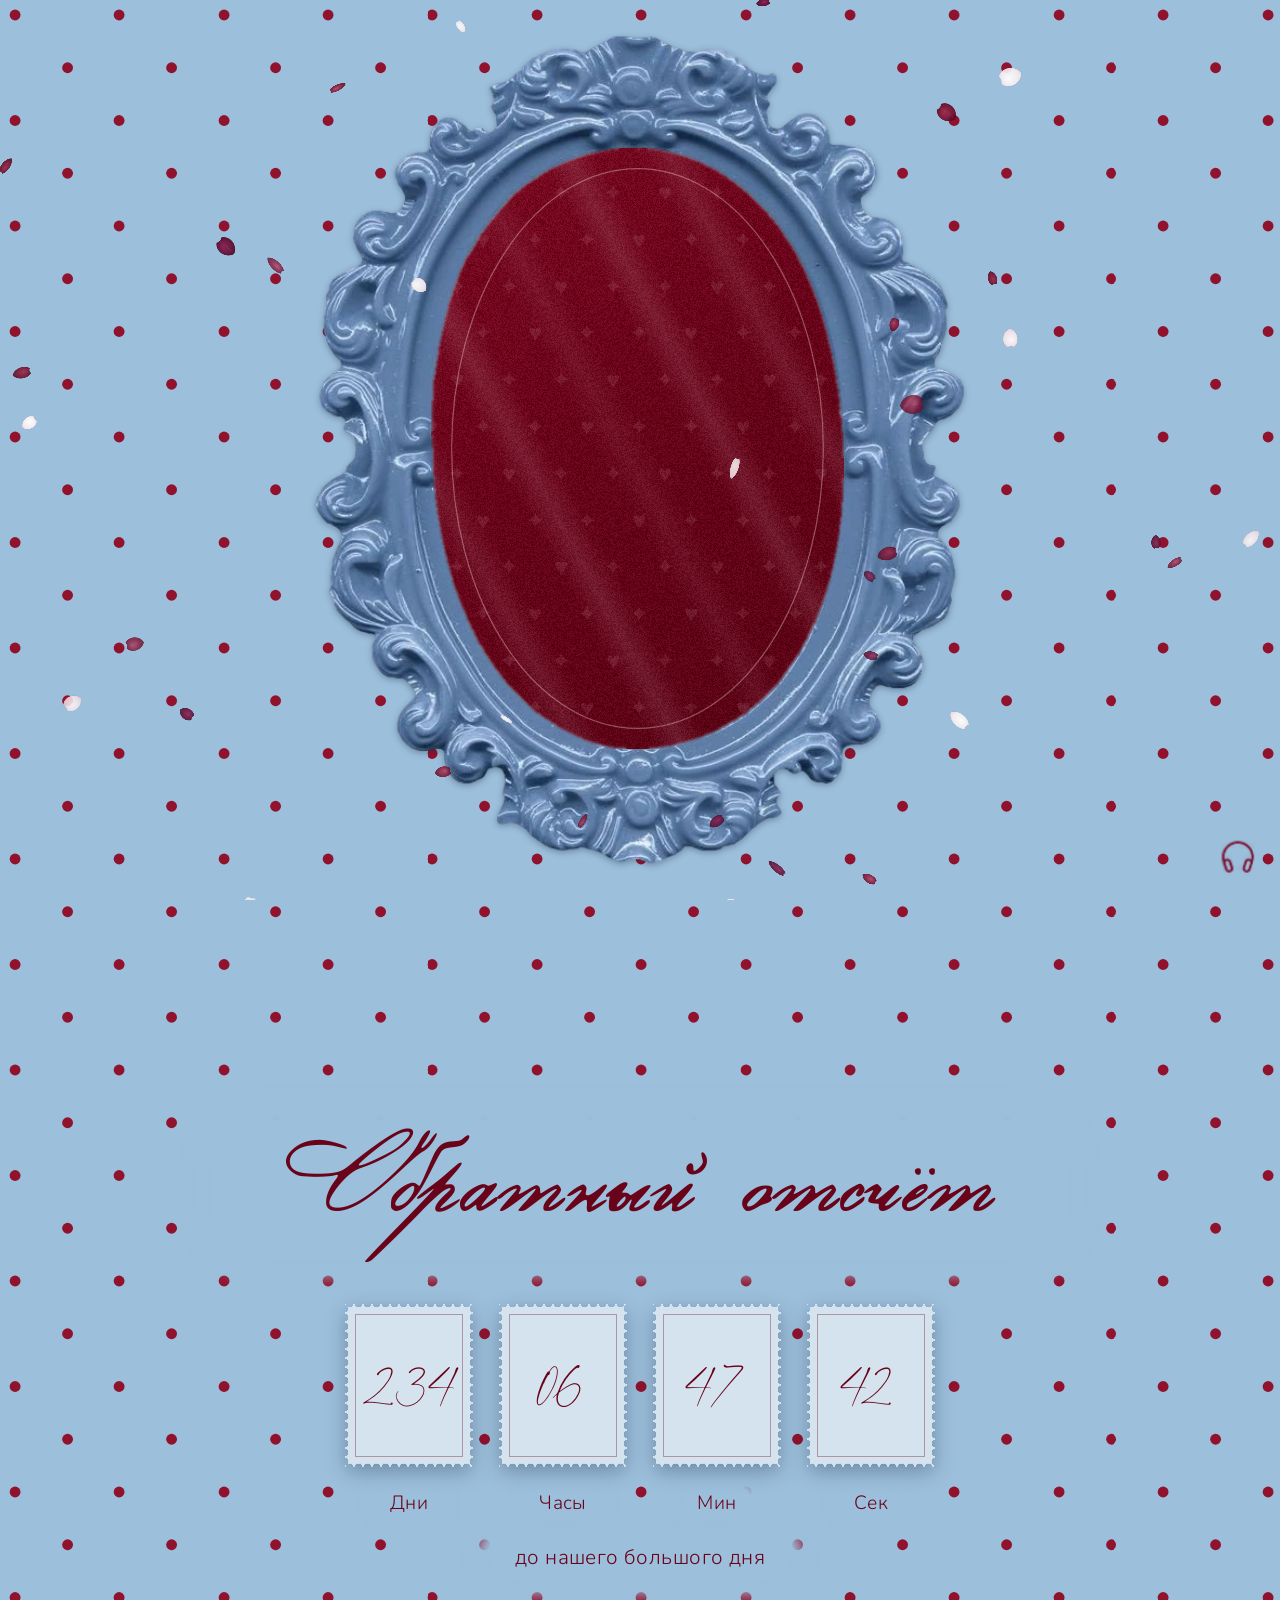
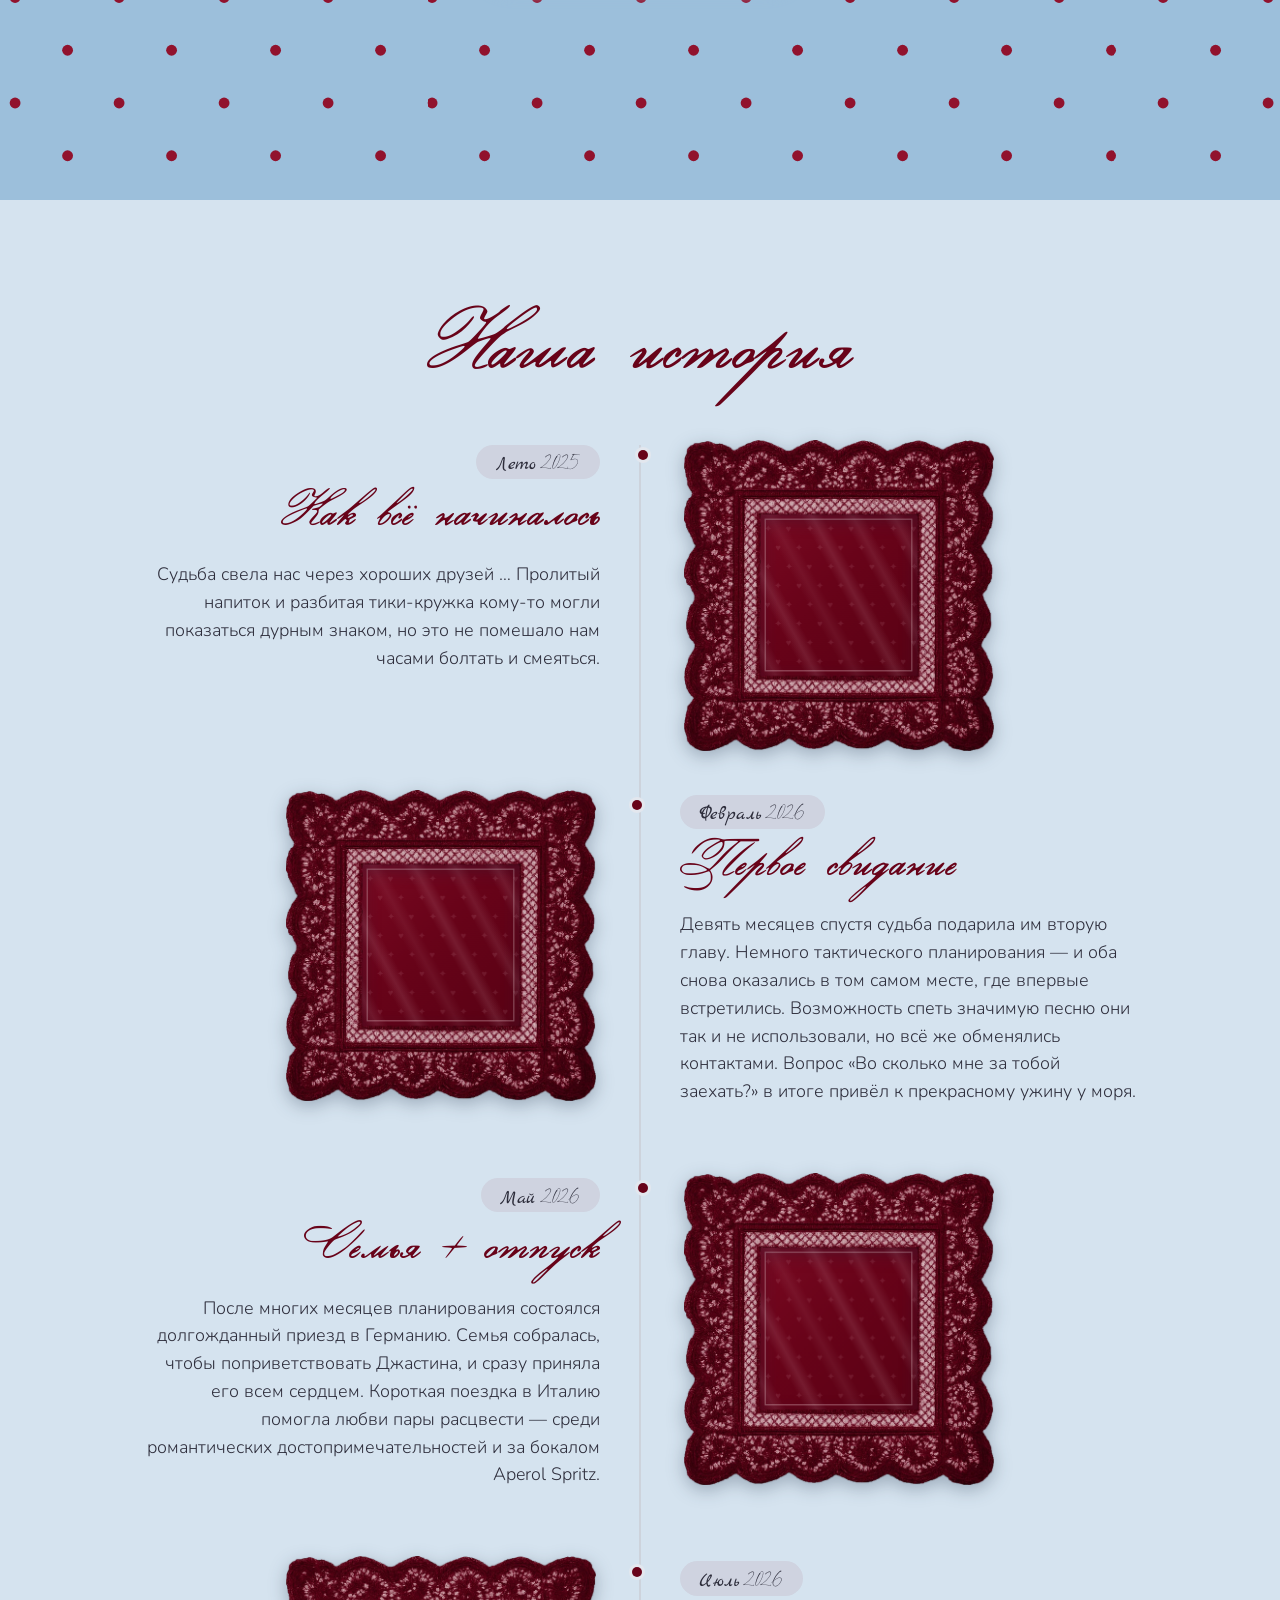
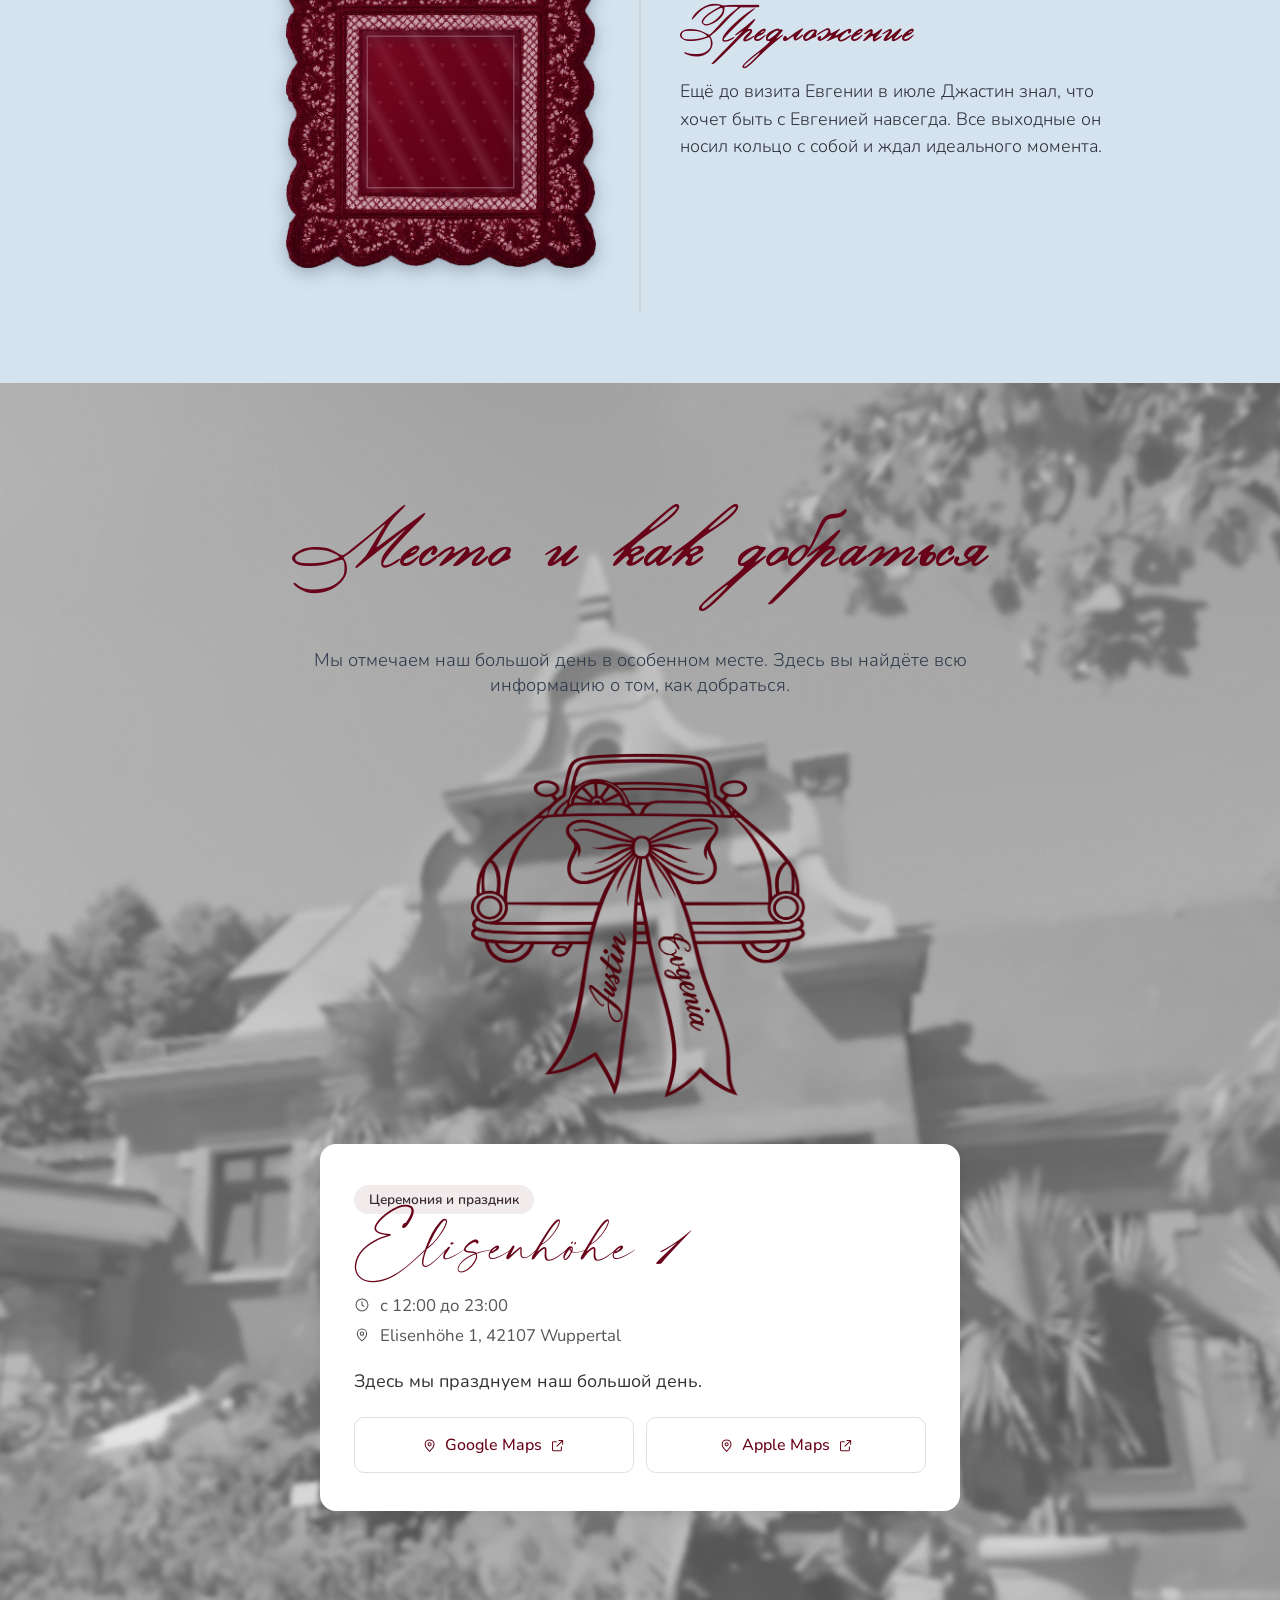
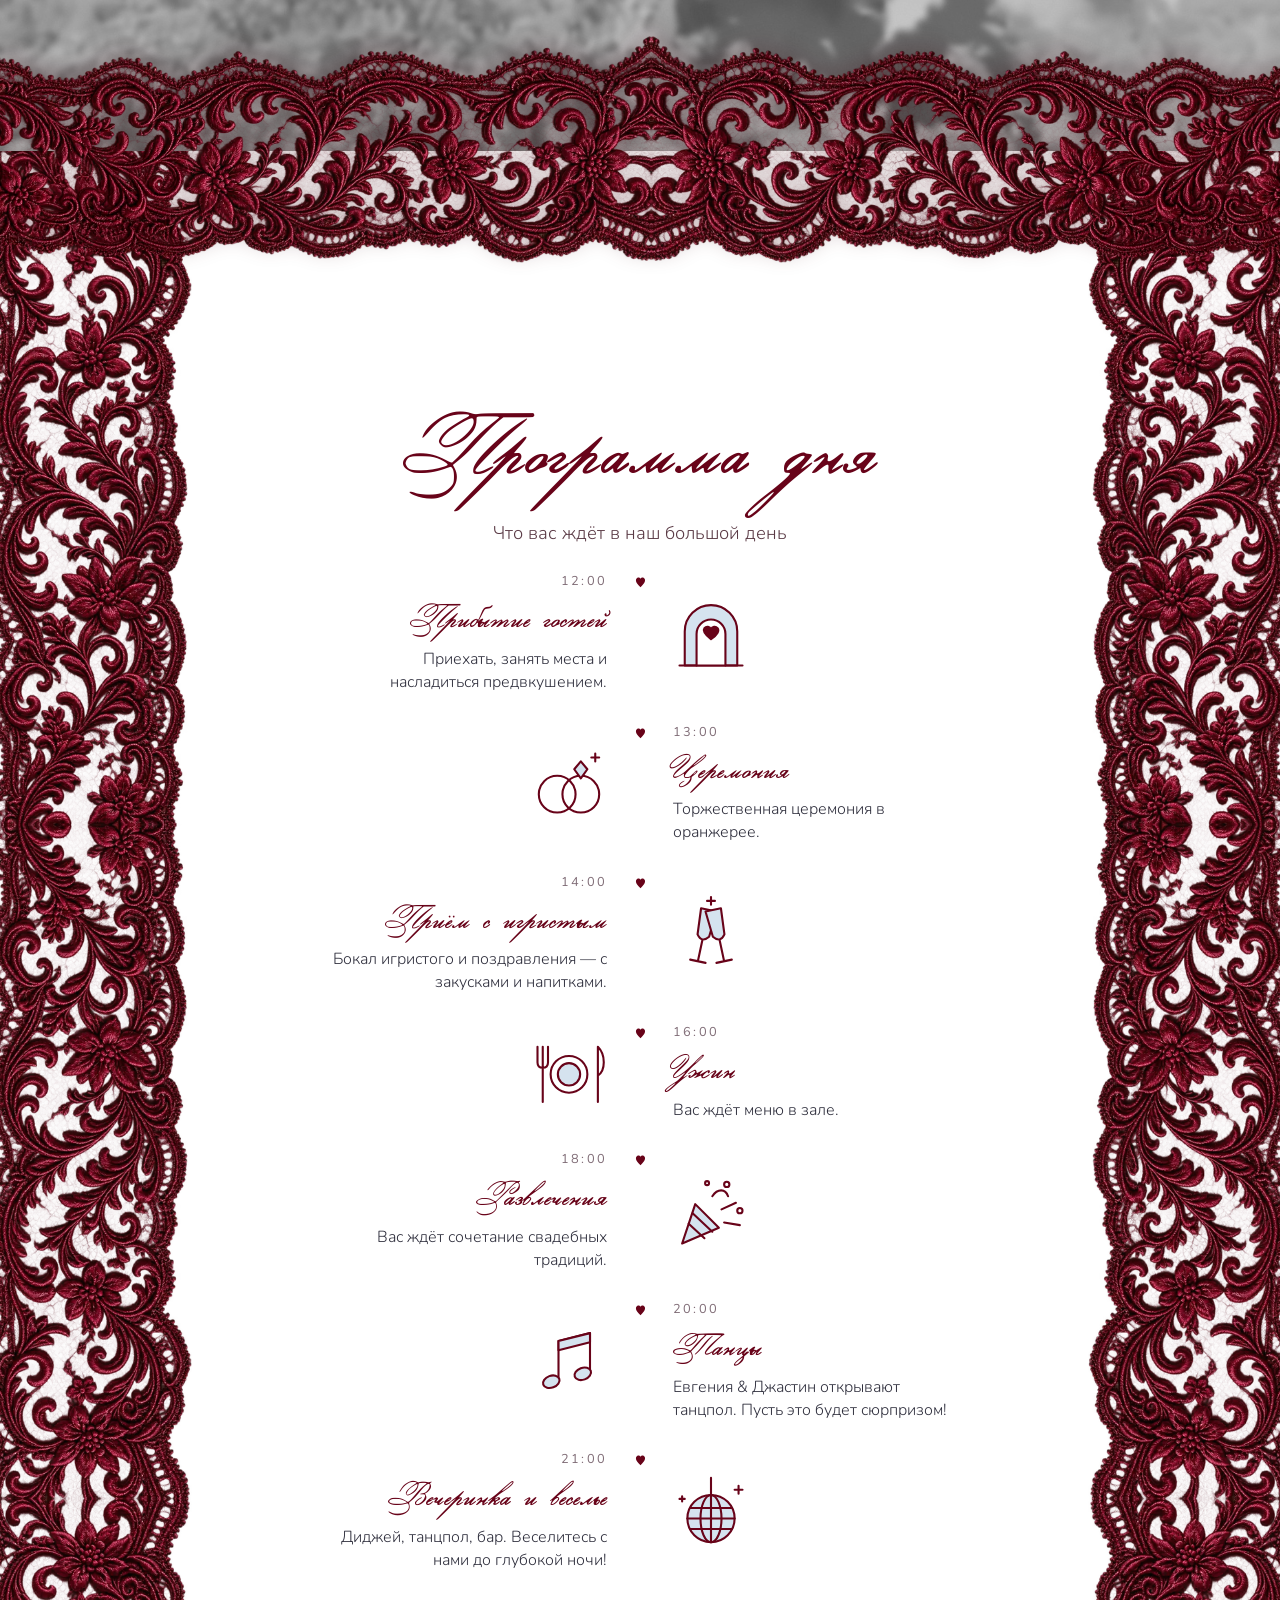
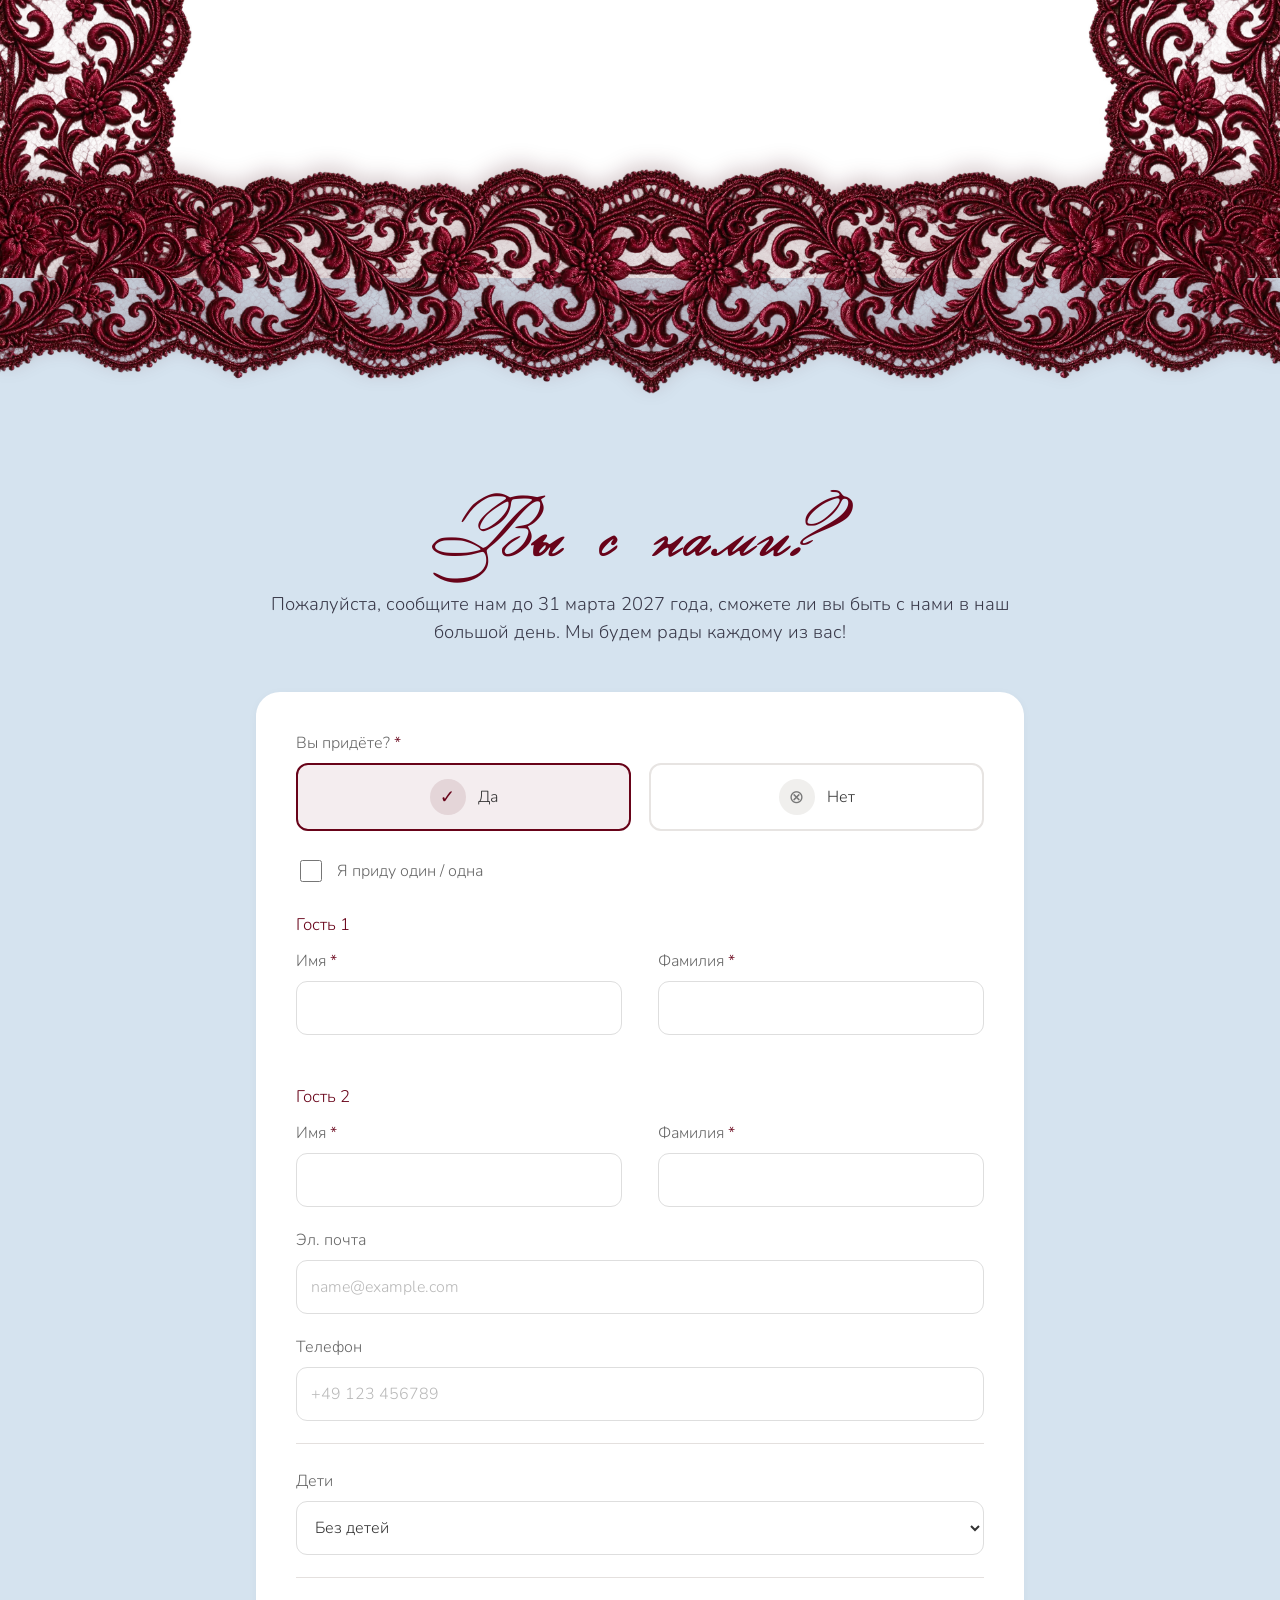
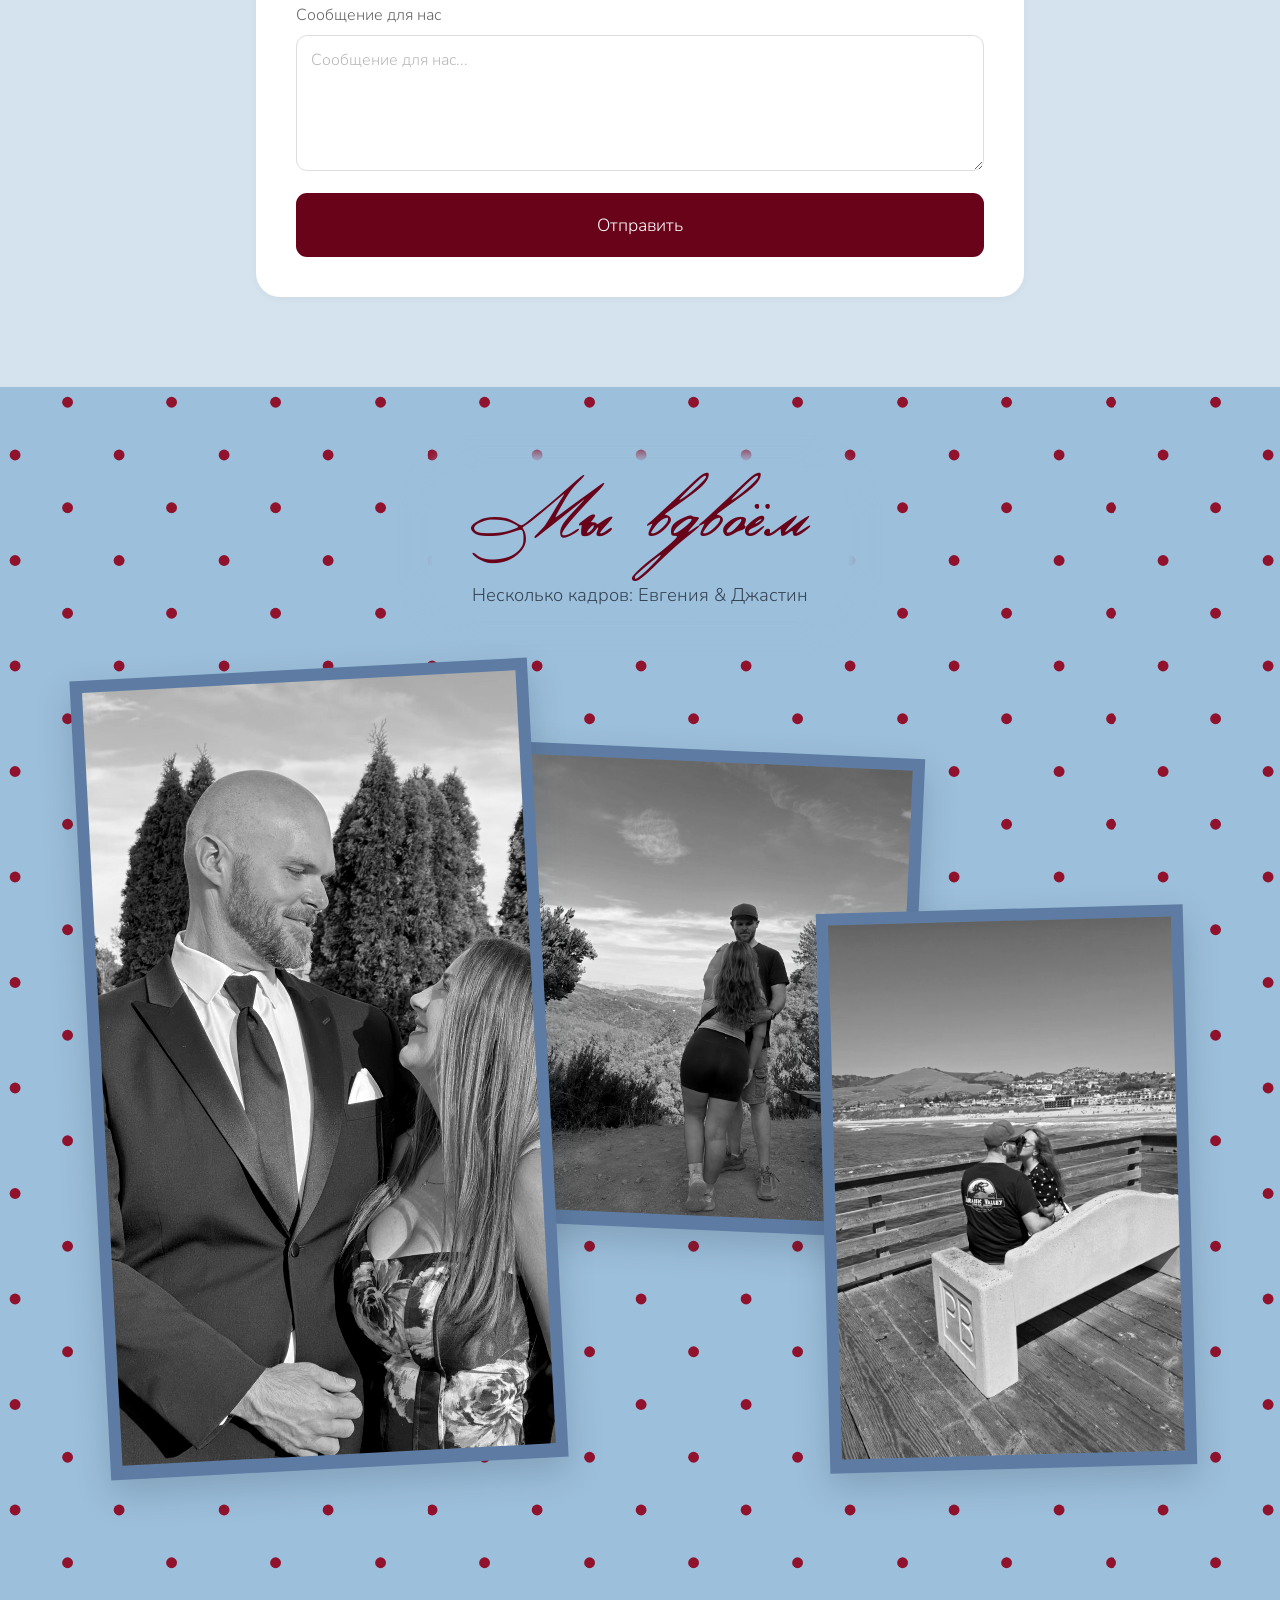
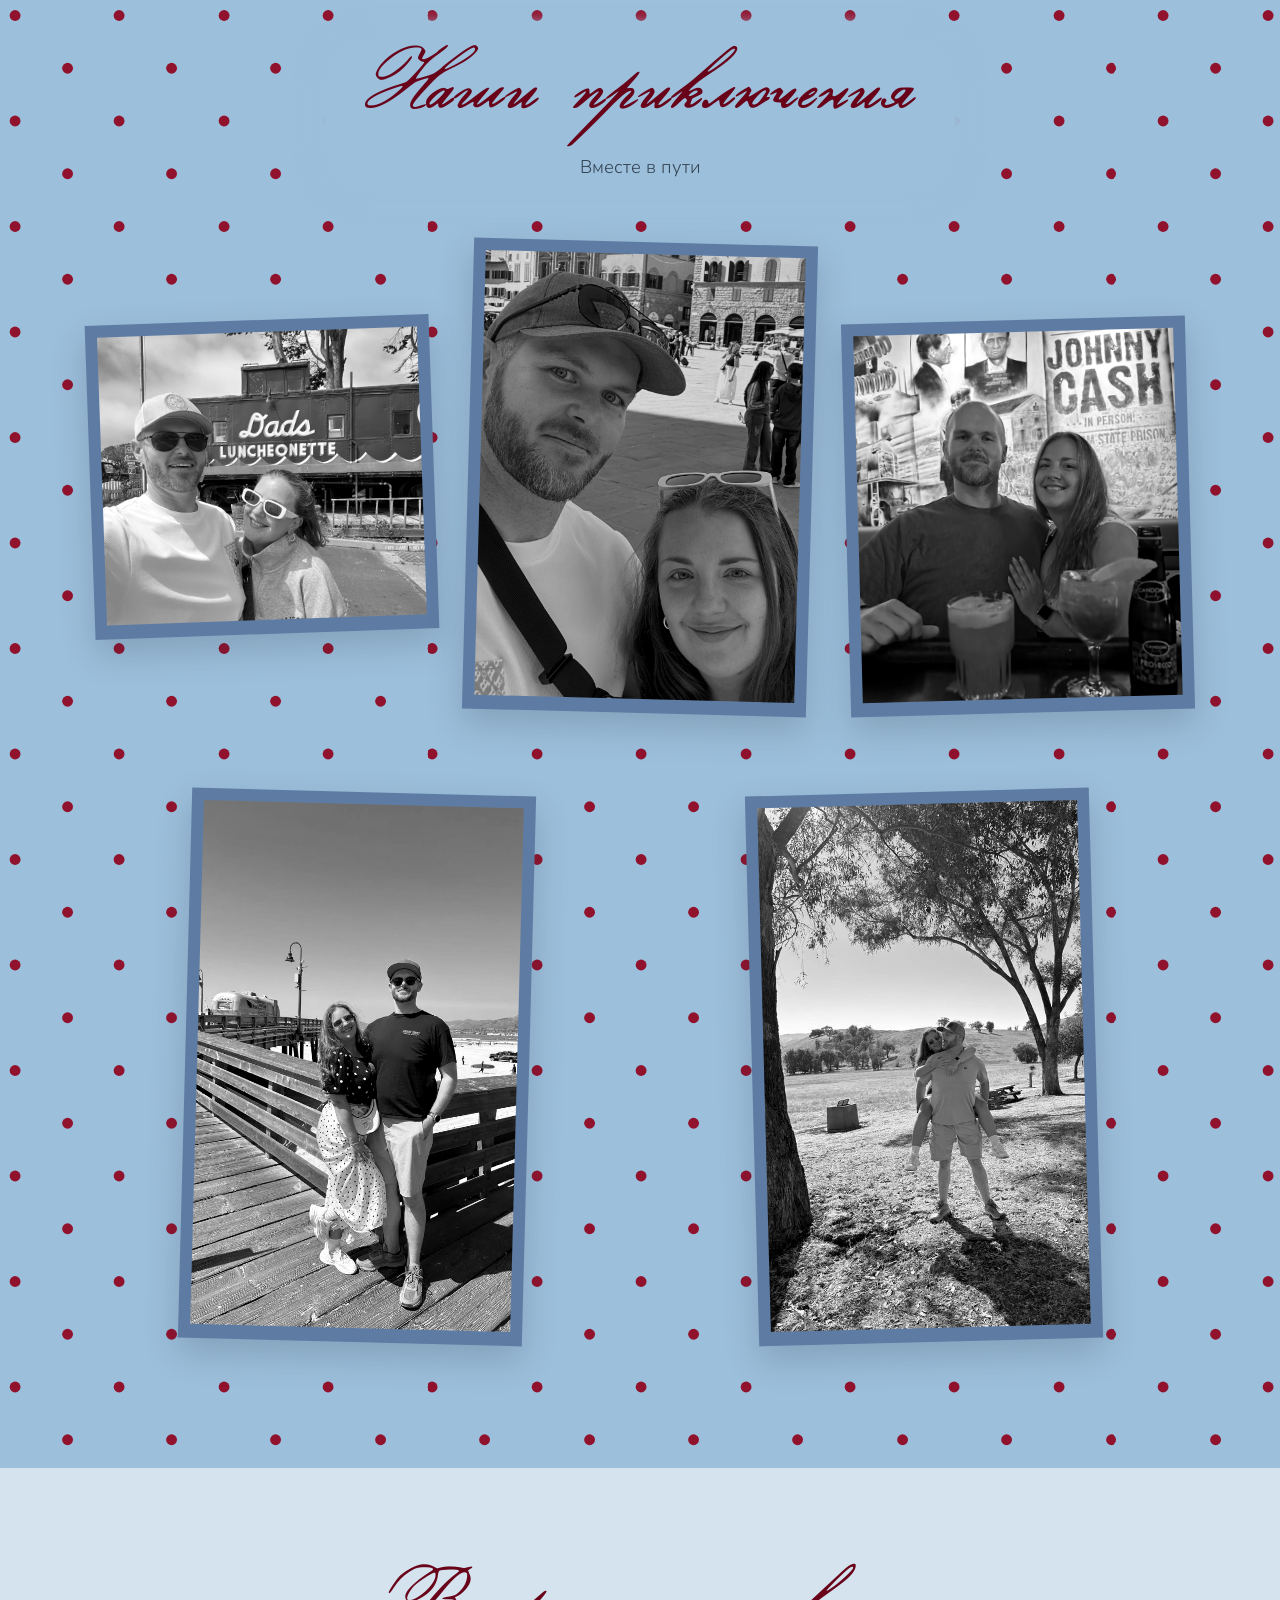
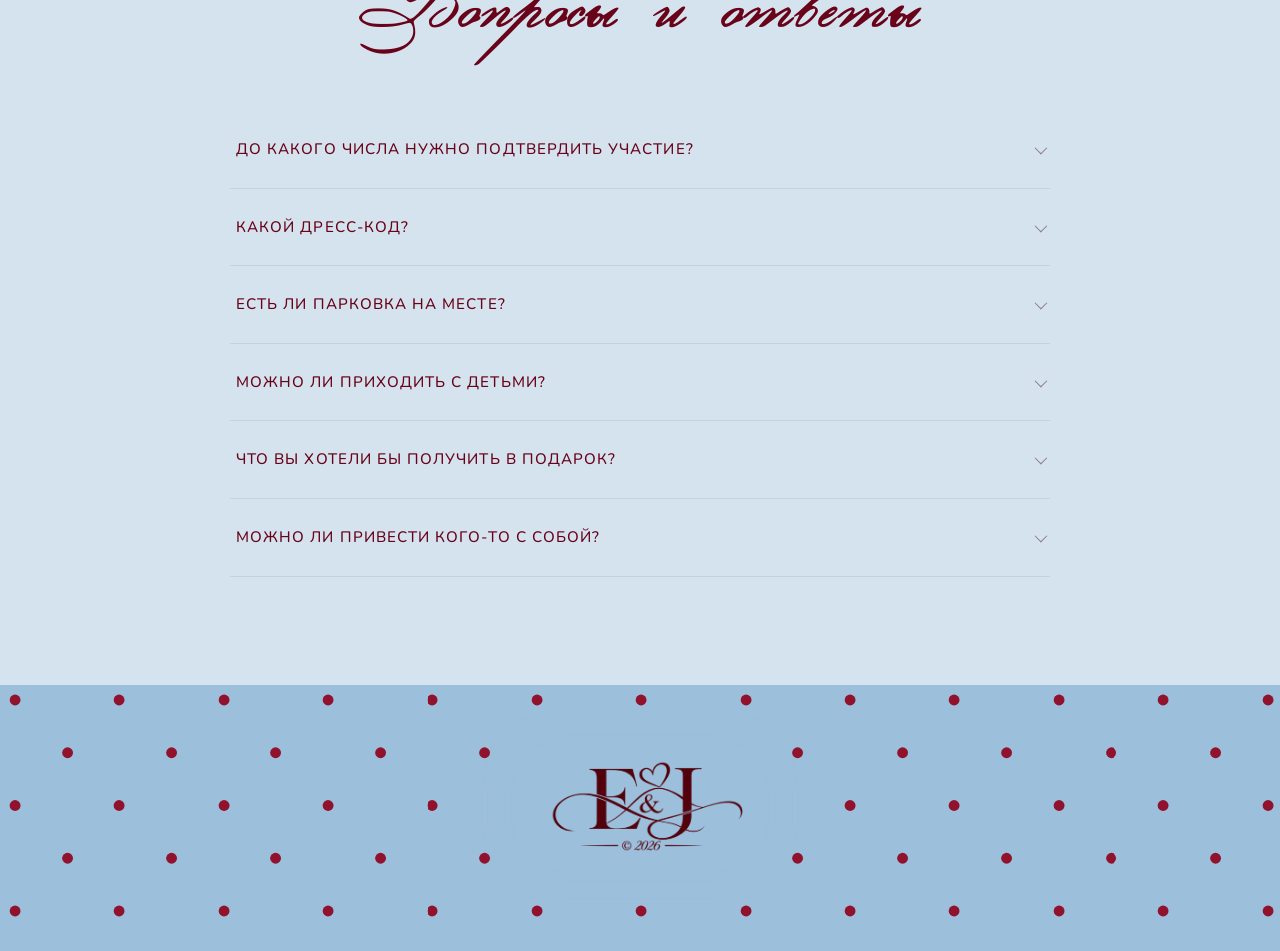
<file: index.html>
<!DOCTYPE html><html lang="ru" translate="no" class="notranslate"><head><meta charset="utf-8">
<meta name="google" content="notranslate"><meta name="viewport" content="width=device-width, initial-scale=1, viewport-fit=cover"><title>Евгения &amp; Джастин – Мы говорим «Да»!</title>

<style>
:root{--img:url(./assets/images/img-01.jpg);--pic:url(./assets/images/img-02.jpg);--wine:#680319;--ink:#6b3a4a;--bg:#f6edf0;color-scheme:light;box-sizing:border-box;padding-top:env(safe-area-inset-top,0px);padding-bottom:env(safe-area-inset-bottom,0px)}
html{scroll-behavior:smooth;scroll-padding-top:env(safe-area-inset-top,0px)}
*{box-sizing:border-box}body{margin:0;background:var(--bg);color:var(--ink);font-family:Nunito,system-ui,sans-serif;overflow-x:hidden}
body.lock{overflow:hidden}.script{font-family:"Marck Script",cursive;color:var(--wine)}
.hero{container-type:inline-size;--u:calc(100cqw/745);position:relative;width:100%;aspect-ratio:745/420;overflow:hidden;background:linear-gradient(rgba(244,232,237,.5),rgba(244,232,237,.5)),var(--pic) 0 0/100% 100%}
.stage2{position:absolute;inset:0}
.t{position:absolute;left:calc(47*var(--u));margin:0;line-height:1;white-space:nowrap;opacity:0;translate:0 12px;transition:opacity 1s var(--d,0s),translate 1s var(--d,0s)}
body.go .t{opacity:1;translate:0}
.e{top:calc(74.5*var(--u));font-size:calc(9*var(--u));letter-spacing:.2em;font-weight:500;color:#9b4a63}
.n{top:calc(97*var(--u));font:400 calc(39*var(--u))/1 "Marck Script",cursive;color:var(--wine)}
.g{top:calc(153*var(--u));font-size:calc(16*var(--u));font-weight:400;color:#7a5560}
.c{left:calc(39*var(--u));top:calc(200*var(--u));display:grid;grid-template-columns:repeat(3,calc(86*var(--u)));text-align:center}
.c b{display:block;font-size:calc(20*var(--u));font-weight:700;color:#680319}
.c small{display:block;margin-top:calc(4.5*var(--u));font-size:calc(6.2*var(--u));letter-spacing:.15em;text-transform:uppercase;color:#9a8088}
.dt{top:calc(257*var(--u));font-size:calc(12.5*var(--u));font-weight:500;color:#680319}
.v{top:calc(279.5*var(--u));font-size:calc(11*var(--u));font-weight:400;color:#8f7380}
.b{top:calc(310*var(--u));width:calc(133*var(--u));height:calc(38*var(--u));display:flex;align-items:center;justify-content:center;border:calc(1.3*var(--u)) solid var(--wine);border-radius:calc(6*var(--u));font-size:calc(11.5*var(--u));font-weight:500;color:var(--wine);text-decoration:none}.b:hover{background:var(--wine);color:#fff}
section{padding:12vh 7vw;text-align:center}section h2{font-size:2.6rem;margin:0 0 2rem}
.cards{display:grid;grid-template-columns:repeat(auto-fit,minmax(220px,1fr));gap:1.4rem;max-width:900px;margin:0 auto}
.card{background:#fff;border-radius:16px;padding:2rem 1.2rem;box-shadow:0 8px 30px rgba(104,3,25,.08)}.card small{letter-spacing:.2em;text-transform:uppercase;font-size:.7rem;color:var(--wine)}.card p{margin:.6em 0 0;font-size:1.25rem}.card a{color:var(--wine);font-size:.9rem}
.rv{opacity:1;translate:0 0;transition:opacity .6s ease,translate .6s ease}.rv.in{opacity:1;translate:0 0}
footer{padding:6vh 5vw;text-align:center;font-size:2rem}
@media(max-width:600px){.hero{container-type:normal;aspect-ratio:auto;background:var(--bg);min-height:100dvh;padding-top:46dvh}.hero::before{content:"";position:absolute;top:0;left:0;right:0;height:46dvh;background:linear-gradient(rgba(244,232,237,.5),rgba(244,232,237,.5)),var(--pic) 62% center/cover}
.stage2{position:relative;inset:auto;padding:3vh 7vw 8vh}.t{position:static;white-space:normal;margin:0 0 .7em}
.e{font-size:.75rem}.n{font-size:3rem}.g{font-size:1.2rem}.c{display:grid;grid-template-columns:repeat(3,5.5rem);margin:1.2rem 0 1.4rem}.c b{font-size:1.9rem}.c small{font-size:.6rem;margin-top:.3rem}
.dt{font-size:1.05rem}.v{font-size:.95rem}.b{display:inline-flex;width:auto;height:auto;padding:.9em 2.4em;font-size:1rem;margin-top:.8rem;border-width:1.5px;border-radius:8px}}
.story{background:#d5e3ef;padding:12vh 6vw 8vh;text-align:center}.story h2{font:400 clamp(2.6rem,5vw,3.6rem)/1.1 "Marck Script",cursive;color:var(--wine);margin:0}
.sub2{font-size:1.15rem;font-weight:300;margin:.8rem 0 4.5rem;color:#3a3a4a}
.tl{position:relative;max-width:1000px;margin:0 auto}.tl::before{content:"";position:absolute;left:50%;top:0;bottom:0;width:2px;background:#cdd3dc;translate:-50% 0}
.it{position:relative;width:50%;padding:0 40px 4.5rem 0;text-align:right}.it.r{margin-left:50%;padding:0 0 4.5rem 40px;text-align:left}
.it::after{content:"";position:absolute;top:.35rem;right:-8px;width:10px;height:10px;border-radius:50%;background:#680319;box-shadow:0 0 0 3px #e3e7ee}.it.r::after{right:auto;left:-8px}
.pill{display:inline-block;background:#cfd3e0;border-radius:99px;padding:.35em 1em;font-size:.75rem;font-weight:500;color:#2c2c3a}
.it h3{font:400 2.1rem/1.1 "Marck Script",cursive;color:var(--wine);margin:.6rem 0 .5rem}.it p{margin:0;font-size:1.12rem;font-weight:300;line-height:1.55;color:#2e2e3c}
footer{background:#d5e3ef;padding-top:2vh}
@media(max-width:700px){.tl::before{left:12px}.it,.it.r{width:100%;margin-left:0;padding:0 0 3rem 44px;text-align:left}.it::after,.it.r::after{left:7px;right:auto}}
.loc{background:#fff;position:relative;isolation:isolate;overflow:hidden;padding:12vh 6vw 10vh;text-align:center}.loc::before{content:"";position:absolute;inset:0;z-index:-1;background:url(./assets/images/img-03.jpg) center/cover no-repeat;opacity:.7;pointer-events:none}.loc h2{font:400 clamp(2.6rem,5vw,3.6rem)/1.1 "Marck Script",cursive;color:var(--wine);margin:0}
.sub3{font-size:1.15rem;font-weight:300;margin:.8rem auto 3.5rem;color:#2e3a4a;max-width:760px}
.lcard{max-width:640px;margin:0 auto;background:#fff;border-radius:16px;padding:34px 34px 56px;text-align:left;box-shadow:0 2px 10px rgba(0,0,0,.06)}.lcard img{display:block;width:100%;height:auto}
.lin{padding:0 30px}.tag{display:inline-block;margin-top:1.8rem;background:#f1ebec;border-radius:99px;padding:.4em 1.1em;font-size:.85rem;font-weight:600;color:#3a2a30}
.lcard h3{font:400 2.6rem/1.1 "Marck Script",cursive;color:var(--wine);margin:.8rem 0 1rem}
.row{display:flex;align-items:center;gap:.6rem;margin:.45rem 0;font-size:1.05rem;font-weight:400;color:#555}.lcard svg{width:.95em;height:.95em;flex:none;fill:none;stroke:currentColor;stroke-width:1.6;stroke-linecap:round;stroke-linejoin:round}
.desc{font-size:1.12rem;margin:1.4rem 0;color:#333}.dress{background:#eeecec;border-radius:10px;padding:1rem 1.2rem;font-size:1.05rem;color:#444}.dress b{color:#222}
.route{display:flex;align-items:center;justify-content:center;gap:.7rem;margin-top:1.5rem;padding:1.1rem;border:1px solid #e3dede;border-radius:10px;color:#680319;font-weight:500;font-size:1.1rem;text-decoration:none}.route:hover{background:#faf5f7}
footer{background:#93b8d9!important}
@media(max-width:600px){.lcard{padding:18px 18px 34px}.lin{padding:0 6px}.lcard h3{font-size:2.3rem}}

/* Tagesablauf: echte HTML-Zeitleiste statt Bild */
.schedule{background:#d5e3ef;padding:9vh 6vw 8vh;text-align:center}
.schedule h2{font:400 clamp(2.6rem,5vw,3.6rem)/1.1 "Marck Script",cursive;color:var(--wine);margin:0}
.schedule .sub2{font-size:1.15rem;font-weight:300;margin:.8rem 0 2.8rem;color:#7d6872}
.schedule-list{position:relative;max-width:450px;margin:0 auto;text-align:left}
.schedule-list::before{content:"";position:absolute;left:23px;top:12px;bottom:12px;width:1px;background:#edf2f6}
.schedule-item{position:relative;display:grid;grid-template-columns:47px minmax(0,1fr);column-gap:14px;align-items:start;margin:0 0 1.25rem}
.schedule-time{position:relative;z-index:1;display:block;width:47px;padding:.48rem .2rem;background:#680319;border-radius:99px;color:#fff;text-align:center;font-size:.68rem;font-weight:600;line-height:1.1}
.schedule-copy h3{font:400 1.7rem/1.08 "Marck Script",cursive;color:var(--wine);margin:.15rem 0 .15rem}
.schedule-copy p{margin:0;color:#806d77;font-size:.9rem;font-weight:300;line-height:1.45}
@media(max-width:600px){.schedule{padding:8vh 7vw}.schedule .sub2{margin-bottom:2.3rem}.schedule-item{grid-template-columns:45px minmax(0,1fr);column-gap:12px;margin-bottom:1.35rem}.schedule-list::before{left:22px}.schedule-time{width:45px;font-size:.66rem}.schedule-copy h3{font-size:1.55rem}.schedule-copy p{font-size:.86rem}}
</style><style>.schedule{padding:70px 20px 85px;background:#d6e5ef;text-align:center}.schedule h2{font:400 clamp(2rem,5vw,3rem) "Marck Script",cursive;color:#680319;margin:0}.schedule .sub2{margin:8px auto 28px;color:#7a5560}</style><style>
/* Tagesablauf-Typografie an "Unsere Geschichte" und "Location & Anfahrt" angeglichen */
.schedule h2 {
  font:400 clamp(2.6rem, 5vw, 3.6rem)/1.1 "Marck Script", cursive;
  color: var(--wine);
  margin: 0;
}
.schedule .sub2 {
  font-size: 1.15rem;
  font-weight: 300;
  margin: .8rem auto 3.5rem;
  color: #3a3a4a;
}
.schedule-list {
  max-width: 640px;
}
.schedule .schedule-copy h3 {
  font:400 2.1rem/1.1 "Marck Script", cursive;
  color: var(--wine);
  margin: .15rem 0 .35rem;
}
.schedule .schedule-copy p {
  margin: 0;
  color: #2e2e3c;
  font-size: 1.12rem;
  font-weight: 300;
  line-height: 1.55;
}
.schedule .schedule-time {
  font-size: .75rem;
}
</style>
<style id="rsvp-styles">
.rsvp-section{background:#d5e3ef;padding:9vh 6vw 10vh;text-align:center}
.rsvp-section h2{font:400 clamp(2.6rem,5vw,3.6rem)/1.1 "Marck Script",cursive;color:var(--wine);margin:0}
.rsvp-intro{max-width:760px;margin:.8rem auto 2.8rem;color:#3a3a4a;font-size:1.15rem;font-weight:300;line-height:1.55}
.rsvp-card{max-width:768px;margin:0 auto;background:#fff;border-radius:24px;padding:40px;text-align:left;box-shadow:0 2px 10px rgba(0,0,0,.04);color:#666}
.rsvp-label{display:block;margin:0 0 9px;font-size:1rem;font-weight:600;color:#666}
.rsvp-required{color:var(--wine)}
.rsvp-choice-row{display:grid;grid-template-columns:1fr 1fr;gap:18px;margin:0 0 26px}
.rsvp-choice{position:relative;display:flex;align-items:center;justify-content:center;gap:12px;min-height:68px;padding:14px;border:2px solid #e7e4e2;border-radius:12px;background:#fff;color:#333;cursor:pointer;font-weight:500;transition:.2s}
.rsvp-choice input{position:absolute;opacity:0;inset:0;width:100%;height:100%;cursor:pointer}
.rsvp-choice .rsvp-choice-icon{display:grid;place-items:center;width:36px;height:36px;border-radius:50%;background:#f0efed;color:#777;font-size:1.15rem}
.rsvp-choice:has(input:checked){border-color:#680319;background:#f4edef}
.rsvp-choice:has(input:checked) .rsvp-choice-icon{background:#e4d5d8;color:#680319}
.rsvp-choice input:focus-visible + span{outline:2px solid #680319;outline-offset:4px}
.rsvp-check{display:flex;align-items:center;gap:12px;margin:0 0 28px;font-weight:600;color:#666;cursor:pointer}
.rsvp-check input{width:22px;height:22px;accent-color:#680319}
.rsvp-person-title{margin:28px 0 14px;color:#680319;font-weight:600;font-size:1.05rem}
.rsvp-grid{display:grid;grid-template-columns:1fr 1fr;gap:18px 36px}
.rsvp-field{min-width:0;margin:0 0 22px}
.rsvp-field input,.rsvp-field select,.rsvp-field textarea{display:block;width:100%;min-height:54px;padding:13px 14px;border:1px solid #dedede;border-radius:11px;background:#fff;color:#333;font:400 1rem Nunito,system-ui,sans-serif;outline:none;transition:border-color .15s,box-shadow .15s}
.rsvp-field input::placeholder,.rsvp-field textarea::placeholder{color:#b9b9b9}
.rsvp-field input:focus,.rsvp-field select:focus,.rsvp-field textarea:focus{border-color:#680319;box-shadow:0 0 0 3px rgba(104,3,25,.1)}
.rsvp-field textarea{min-height:136px;resize:vertical}
.rsvp-full{grid-column:1/-1}
.rsvp-divider{border:0;border-top:1px solid #e4e0de;margin:10px 0 26px}
.rsvp-submit{display:block;width:100%;min-height:64px;padding:16px 20px;border:0;border-radius:11px;background:#680319;color:#fff;font:600 1.1rem Nunito,system-ui,sans-serif;cursor:pointer;transition:background .2s,transform .2s}
.rsvp-submit:hover{background:#680319;transform:translateY(-1px)}
.rsvp-note{margin:14px 0 0;color:#8a7d80;font-size:.83rem;line-height:1.5;text-align:center}
.rsvp-hidden{display:none!important}
@media(max-width:650px){.rsvp-section{padding:8vh 5vw}.rsvp-intro{font-size:1rem;margin-bottom:2rem}.rsvp-card{padding:25px 20px;border-radius:18px}.rsvp-choice-row{gap:10px}.rsvp-choice{min-height:60px;padding:10px 6px;gap:7px}.rsvp-choice .rsvp-choice-icon{width:30px;height:30px}.rsvp-grid{grid-template-columns:1fr;gap:0}.rsvp-full{grid-column:auto}.rsvp-submit{font-size:1rem}}
</style>
<style id="wedding-collage-style">
.collage-section{background:#93b8d9;padding:9vh 6vw 10vh;text-align:center;overflow:hidden}
.collage-section h2{font:400 clamp(2.6rem,5vw,3.6rem)/1.1 "Marck Script",cursive;color:var(--wine);margin:0}
.collage-subtitle{font-size:1.15rem;font-weight:300;margin:.8rem 0 3.2rem;color:#354454}
.collage{position:relative;display:grid;grid-template-columns:repeat(12,1fr);grid-template-rows:repeat(10,minmax(0,1fr));max-width:1100px;aspect-ratio:11/8;margin:0 auto}
.collage figure{margin:0;padding:12px 12px 14px;background:#fff;box-shadow:0 14px 34px rgba(40,55,75,.22);transition:transform .45s ease,box-shadow .45s ease}
.collage img{display:block;width:100%;height:100%;object-fit:cover;filter:grayscale(1) contrast(1.06);transition:filter .6s ease}
.collage figure:hover{z-index:5;transform:rotate(0) scale(1.03);box-shadow:0 20px 44px rgba(40,55,75,.3)}
.collage figure:hover img{filter:grayscale(0)}
.collage .p1{grid-column:1/6;grid-row:1/11;transform:rotate(-3deg);z-index:2}
.collage .p2{grid-column:5/10;grid-row:2/8;transform:rotate(2.5deg);z-index:1}
.collage .p3{grid-column:9/13;grid-row:4/11;transform:rotate(-1.5deg);z-index:3}
.collage .p1 img{object-position:50% 35%}
.collage .p3 img{object-position:50% 40%}
@media(max-width:700px){.collage-section{padding:8vh 6vw}.collage-subtitle{margin-bottom:2.2rem}.collage{display:grid;grid-template-columns:1fr 1fr;grid-template-rows:none;aspect-ratio:auto;gap:14px}.collage figure{padding:7px 7px 9px}.collage .p1,.collage .p2,.collage .p3{grid-column:auto;grid-row:auto}.collage .p1{grid-column:1/3;aspect-ratio:1/1;transform:rotate(-1.5deg)}.collage .p2,.collage .p3{aspect-ratio:3/4}.collage .p2{transform:rotate(1.5deg)}.collage .p3{transform:rotate(-1deg)}}
.collage-five{grid-template-rows:repeat(14,minmax(0,1fr));aspect-ratio:1/1;gap:0 34px}
.collage .q1{grid-column:1/5;grid-row:2/6;transform:rotate(-2deg)}
.collage .q2{grid-column:5/9;grid-row:1/7;transform:rotate(1.5deg)}
.collage .q3{grid-column:9/13;grid-row:2/8;transform:rotate(-1.5deg)}
.collage .q4{grid-column:2/6;grid-row:8/15;transform:rotate(1.5deg)}
.collage .q5{grid-column:8/12;grid-row:8/15;transform:rotate(-1.5deg)}
.collage .q2 img{object-position:50% 30%}
.collage .q4 img{object-position:50% 55%}
.collage .q5 img{object-position:40% 60%}
@media(max-width:700px){.collage-five{grid-template-rows:none;aspect-ratio:auto}.collage .q1,.collage .q2,.collage .q3,.collage .q4,.collage .q5{grid-column:auto;grid-row:auto;aspect-ratio:3/4}.collage .q1{grid-column:1/3;aspect-ratio:4/3;transform:rotate(-1.5deg)}.collage-five{gap:18px}.collage .q2,.collage .q5{transform:rotate(1.5deg)}.collage .q3,.collage .q4{transform:rotate(-1deg)}}
.footer-love{display:block;margin-top:.35rem;font-size:.6em;opacity:.85}
</style>
<style>
.cv{--cw:min(100vw,calc(100dvh*384/537));--u:calc(var(--cw)/384);position:relative;min-height:100vh;min-height:100dvh;display:flex;align-items:center;justify-content:center;overflow:hidden;background-color:#bacbe0;background-image:linear-gradient(90deg,transparent 0 89%,rgba(222,232,244,.95) 89% 99%,transparent 99%);background-size:calc(var(--cw)/10) 100%;background-position:calc((100vw - var(--cw))/2) 0;background-repeat:repeat-x}
.cv-card{position:relative;width:var(--cw);aspect-ratio:384/537;flex:none}
.cv-card img{position:absolute;inset:0;width:100%;height:100%;display:block;-webkit-mask-image:linear-gradient(90deg,transparent 0,#000 1.6%,#000 98%,transparent 100%);mask-image:linear-gradient(90deg,transparent 0,#000 1.6%,#000 98%,transparent 100%)}
.cv-ov{position:absolute;inset:0;text-align:center}
.cv-t{position:absolute;left:0;right:0;margin:0;line-height:1;white-space:nowrap;opacity:0;translate:0 8px;transition:opacity 1s var(--d,0s),translate 1s var(--d,0s)}
body.go .cv-t{opacity:1;translate:0}
.cv-e{left:calc(90*var(--u));right:auto;width:calc(150*var(--u));top:calc(104*var(--u));font-size:calc(8.5*var(--u));letter-spacing:.2em;font-weight:500;color:#9b4a63;--d:.1s}
.cv-n{left:calc(90*var(--u));right:auto;width:calc(150*var(--u));top:calc(124*var(--u));font:400 calc(38*var(--u))/1.05 "Marck Script",cursive;color:var(--wine);--d:.2s}
.cv-n span{font-size:.6em;color:#9b4a63}
.cv-g{top:calc(292*var(--u));font-size:calc(11*var(--u));color:#7a5560;--d:.35s}
.cv-c{top:calc(310*var(--u));display:flex;justify-content:center;--d:.5s}
.cv-c div{width:calc(64*var(--u));text-align:center}
.cv-c b{display:block;font-size:calc(19*var(--u));font-weight:700;color:#680319}
.cv-c small{display:block;margin-top:calc(4*var(--u));font-size:calc(6*var(--u));letter-spacing:.15em;text-transform:uppercase;color:#9a8088}
.cv-dt{top:calc(334*var(--u));font-size:calc(13*var(--u));font-weight:500;color:#680319;--d:.65s}
.cv-v{top:calc(356*var(--u));font-size:calc(10*var(--u));color:#8f7380;--d:.75s}
.cv-b{left:50%;right:auto;translate:-50% 8px;top:calc(386*var(--u));padding:calc(8*var(--u)) calc(20*var(--u));border:calc(1.2*var(--u)) solid var(--wine);border-radius:calc(6*var(--u));font-size:calc(10.5*var(--u));font-weight:500;color:var(--wine);text-decoration:none;--d:.9s}
body.go .cv-b{translate:-50% 0}
.cv-b:hover{background:var(--wine);color:#fff}
@media(min-width:900px) and (min-aspect-ratio:1/1){.cv{--cw:min(62vw,calc(100dvh*384/537))}}
</style>
<style id="cv-photo">
.cv-pol{position:absolute;left:calc(295.7*var(--u));top:calc(200*var(--u));width:calc(118*var(--u));height:calc(107*var(--u));padding:calc(6*var(--u));background:#fff;box-shadow:0 calc(1.5*var(--u)) calc(5*var(--u)) rgba(60,40,50,.28);transform:translate(-50%,-50%) rotate(-20.7deg)}
.cv-card .cv-ph{position:static;inset:auto;display:block;width:100%;height:100%;object-fit:cover;-webkit-mask-image:none;mask-image:none;max-width:none}
.cv-tape{position:absolute;left:30%;top:calc(-9*var(--u));width:calc(10*var(--u));height:calc(25*var(--u));transform:translateX(-50%) rotate(7deg);background:rgba(226,226,213,.82);box-shadow:0 0 calc(1*var(--u)) rgba(0,0,0,.14)}
</style>
<style id="petal-css">#petals{position:fixed;left:0;top:0;width:100vw;height:100vh;height:100dvh;pointer-events:none;z-index:40}</style>
<style id="cv-wide">
@media(min-width:900px) and (min-aspect-ratio:1/1){
.cv{--cw:min(94vw,calc(100dvh*692/537));--u:calc(var(--cw)/692);background-size:calc(var(--cw)/18) 100%}
.cv-card{aspect-ratio:692/537}
.cv-card picture{display:contents}
.cv-pol{left:calc(603.7*var(--u));top:calc(200*var(--u))}
.cv-e{left:calc(66*var(--u));width:calc(548*var(--u));top:calc(96*var(--u));font-size:calc(10*var(--u))}
.cv-n{left:calc(66*var(--u));width:calc(548*var(--u));top:calc(120*var(--u));font-size:calc(50*var(--u));line-height:1.1}
.cv-n br{display:none}
.cv-n span{display:inline-block;margin:0 .22em;font-size:.62em;vertical-align:.12em}
.cv-g{left:calc(70*var(--u));width:calc(552*var(--u));right:auto;top:calc(240*var(--u));font-size:calc(14*var(--u))}
.cv-c{top:calc(258*var(--u))}
.cv-c div{width:calc(84*var(--u))}
.cv-c b{font-size:calc(27*var(--u))}
.cv-c small{font-size:calc(7.5*var(--u));margin-top:calc(5*var(--u))}
.cv-dt{top:calc(296*var(--u));font-size:calc(18*var(--u))}
.cv-v{top:calc(326*var(--u));font-size:calc(13*var(--u))}
.cv-b{top:calc(366*var(--u));padding:calc(10*var(--u)) calc(28*var(--u));font-size:calc(13*var(--u));border-width:calc(1.4*var(--u));border-radius:calc(7*var(--u))}
}
</style>

<style id="cd-css">
.cd{position:relative;overflow:hidden;isolation:isolate;display:flex;align-items:center;justify-content:center;padding:6vh 4vw;min-height:100vh;min-height:100dvh;background:#ffffff;text-align:center}
.cd-wrap{position:relative;width:min(92vw,560px,calc(88dvh*628/800));aspect-ratio:628/800;flex:none}
.cd-ramen{position:absolute;inset:0;width:100%;height:100%;display:block;filter:drop-shadow(0 10px 18px rgba(60,30,40,.22))}
.cd-frame{position:absolute;left:28%;top:23.8%;width:44%;height:52%;container-type:inline-size;display:flex;flex-direction:column;align-items:center;justify-content:center;font-family:"Cormorant Garamond",Georgia,"Times New Roman",serif;color:#680319}
.cd-title{margin:0 0 8cqw;font:600 15cqw/1 "Cormorant Garamond",Georgia,serif;letter-spacing:.01em;color:#680319}
.cd-row{display:grid;grid-template-columns:repeat(2,1fr);gap:8cqw 10cqw;justify-items:center}
.cd-row div{text-align:center;min-width:26cqw}
.cd-row b{display:block;font:600 21cqw/1 "Cormorant Garamond",Georgia,serif;color:#680319;font-variant-numeric:lining-nums tabular-nums}
.cd-row span{display:block;margin-top:2cqw;font:700 clamp(9px,4.6cqw,17px)/1 "Cormorant Garamond",Georgia,serif;letter-spacing:.08em;text-transform:uppercase;color:#680319}
</style>
<style id="scratch-css">
.cv-tape{z-index:3}
.cv-scratch{position:absolute;inset:calc(var(--pp)*1);width:calc(100% - 2*var(--pp));height:calc(100% - 2*var(--pp));z-index:2;display:block;touch-action:none;cursor:grab;-webkit-user-select:none;user-select:none;-webkit-touch-callout:none;-webkit-tap-highlight-color:transparent;transition:opacity 1s ease;outline:none}
.cv-scratch:active{cursor:grabbing}
.cv-scratch.done{opacity:0;pointer-events:none}
.cv-scratch:focus-visible{outline:2px solid #fff;outline-offset:-4px}
html.no-sel,html.no-sel *{-webkit-user-select:none!important;user-select:none!important}
.cv-pol.wait{animation:polGlow 2.6s ease-in-out infinite}
@keyframes polGlow{0%,100%{box-shadow:0 calc(1.5*var(--u)) calc(5*var(--u)) rgba(60,40,50,.28),0 0 0 rgba(104,3,25,0)}50%{box-shadow:0 calc(1.5*var(--u)) calc(5*var(--u)) rgba(60,40,50,.28),0 0 calc(14*var(--u)) rgba(104,3,25,.55)}}
.cv-pol.pop{animation:polPop .7s ease-out}
@keyframes polPop{0%{scale:1}40%{scale:1.06}100%{scale:1}}

/* Layout: großes Foto, Text überlagert nichts */
.cv-pol{--pp:calc(7*var(--u));width:calc(178*var(--u));height:calc(162*var(--u));padding:var(--pp);left:calc(192*var(--u));top:calc(148*var(--u));transform:translate(-50%,-50%) rotate(-6deg)}
.cv-e{left:0;right:0;width:auto;top:calc(262*var(--u))}
.cv-n{left:0;right:0;width:auto;top:calc(280*var(--u));font-size:calc(31*var(--u));line-height:1.1}
.cv-n br{display:none}
.cv-n span{display:inline-block;margin:0 .2em;font-size:.62em;vertical-align:.1em}
.cv-g{top:calc(330*var(--u))}
.cv-dt{top:calc(354*var(--u))}
.cv-v{top:calc(376*var(--u))}
.cv-b{top:calc(402*var(--u))}
@media(min-width:900px) and (min-aspect-ratio:1/1){
.cv-pol{--pp:calc(9*var(--u));width:calc(262*var(--u));height:calc(238*var(--u));left:calc(196*var(--u));top:calc(272*var(--u))}
.cv-e{left:calc(350*var(--u));width:calc(270*var(--u));top:calc(112*var(--u));font-size:calc(10*var(--u))}
.cv-n{left:calc(350*var(--u));width:calc(270*var(--u));top:calc(132*var(--u));font-size:calc(46*var(--u));line-height:1.04}
.cv-n span{display:block;margin:0;font-size:.55em;line-height:1.1;vertical-align:baseline}
.cv-g{left:calc(335*var(--u));width:calc(300*var(--u));top:calc(298*var(--u));font-size:calc(13*var(--u))}
.cv-dt{left:calc(335*var(--u));right:auto;width:calc(300*var(--u));top:calc(332*var(--u));font-size:calc(16*var(--u))}
.cv-v{left:calc(335*var(--u));right:auto;width:calc(300*var(--u));top:calc(358*var(--u));font-size:calc(12*var(--u))}
.cv-b{left:calc(485*var(--u));top:calc(392*var(--u))}
}
</style>
<style id="schedule-lace">
.schedule{background:#ffffff!important;padding:6vh 0 !important}
.sch-lace{max-width:680px;margin:0 auto;padding:120px 135px 130px}
.schedule .sub2{margin-bottom:2.2rem!important;color:#5a3a45}
.schedule h2{font-size:clamp(2.2rem,5vw,3.2rem)!important}
.schedule .schedule-list{max-width:none}
.schedule .schedule-copy h3{font-size:1.8rem}
.schedule .schedule-copy p{font-size:1rem}
@media(max-width:600px){.sch-lace{padding:24vw 21vw 26vw}.schedule .schedule-list::before{left:20px}.schedule .schedule-item{grid-template-columns:40px minmax(0,1fr);column-gap:9px;margin-bottom:1rem}.schedule .schedule-time{width:40px;font-size:.6rem;padding:.4rem .1rem}.schedule .schedule-copy h3{font-size:1.4rem}.schedule .schedule-copy p{font-size:.82rem;line-height:1.4}.schedule h2{font-size:2rem!important}.schedule .sub2{font-size:.9rem!important}}
</style>
<style id="dots-bg">.collage-section{background:#9cbfdb url("data:image/svg+xml,%3Csvg%20xmlns%3D%22http%3A%2F%2Fwww.w3.org%2F2000%2Fsvg%22%20width%3D%22139.2%22%20height%3D%22281.4%22%20viewBox%3D%220%200%20139.2%20281.4%22%3E%3Crect%20width%3D%22139.2%22%20height%3D%22281.4%22%20fill%3D%22%239cbfdb%22%2F%3E%3Cg%20fill%3D%22%2391122d%22%3E%3Ccircle%20cx%3D%2220%22%20cy%3D%2220%22%20r%3D%227.2%22%2F%3E%3Ccircle%20cx%3D%2289.6%22%20cy%3D%2290.35%22%20r%3D%227.2%22%2F%3E%3Ccircle%20cx%3D%2220%22%20cy%3D%22160.7%22%20r%3D%227.2%22%2F%3E%3Ccircle%20cx%3D%2289.6%22%20cy%3D%22231.05%22%20r%3D%227.2%22%2F%3E%3C%2Fg%3E%3C%2Fsvg%3E") 0 0/104.4px 211px repeat!important}footer{background:#9cbfdb!important}@media(max-width:700px){.collage-section{background-size:83.5px 168.8px!important}}</style>
<style id="dots-head">.collage-head{position:relative;z-index:6;width:fit-content;max-width:100%;margin:0 auto 3.2rem;padding:.5rem 2.4rem .7rem;background:#9cbfdb;border-radius:40px;box-shadow:0 0 16px 16px #9cbfdb}
.collage-head .collage-subtitle{margin:.5rem 0 0!important}
@media(max-width:700px){.collage-head{margin-bottom:2.4rem;padding:.4rem 1.2rem .6rem}}</style>
<style id="dots-fade">#abenteuer{position:relative;padding-bottom:14vh}
#abenteuer .collage,#abenteuer .collage-head{z-index:1}
#abenteuer .collage{position:relative}
footer{padding-top:4vh!important}</style>
<style id="footer-logo-css">footer.footer-logo{padding:2vh 6vw 9vh!important;text-align:center}footer.footer-logo img{display:block;margin:0 auto;width:min(206px,39vw);height:auto}</style>
<style id="dots-footer">footer.footer-logo{background:#9cbfdb url("data:image/svg+xml,%3Csvg%20xmlns%3D%22http%3A%2F%2Fwww.w3.org%2F2000%2Fsvg%22%20width%3D%22139.2%22%20height%3D%22281.4%22%20viewBox%3D%220%200%20139.2%20281.4%22%3E%3Crect%20width%3D%22139.2%22%20height%3D%22281.4%22%20fill%3D%22%239cbfdb%22%2F%3E%3Cg%20fill%3D%22%2391122d%22%3E%3Ccircle%20cx%3D%2220%22%20cy%3D%2220%22%20r%3D%227.2%22%2F%3E%3Ccircle%20cx%3D%2289.6%22%20cy%3D%2290.35%22%20r%3D%227.2%22%2F%3E%3Ccircle%20cx%3D%2220%22%20cy%3D%22160.7%22%20r%3D%227.2%22%2F%3E%3Ccircle%20cx%3D%2289.6%22%20cy%3D%22231.05%22%20r%3D%227.2%22%2F%3E%3C%2Fg%3E%3C%2Fsvg%3E") 0 var(--fy,0px)/104.4px 211px repeat!important}@media(max-width:700px){footer.footer-logo{background-size:83.5px 168.8px!important}}</style>
<style id="logo-patch">footer.footer-logo img{position:relative;padding:14px 22px;background:#9cbfdb;border-radius:40px;box-shadow:0 0 16px 16px #9cbfdb;box-sizing:content-box}</style>
<style id="loc-logo-css">.lcard img.loc-logo{width:min(340px,80%);margin:0 auto;padding:6px 0 0}</style>
<style id="loc-split">
.loc .lcard{background:none!important;box-shadow:none!important;padding:0!important;border-radius:0}
.loc .lcard img.loc-logo{width:min(340px,80%);margin:0 auto 1.6rem;padding:0}
.loc .lcard .lin{background:#fff;border-radius:16px;box-shadow:0 2px 10px rgba(0,0,0,.06);padding:12px 34px 38px!important}
@media(max-width:600px){.loc .lcard .lin{padding:6px 20px 28px!important}}
</style>
<style id="route-row">.route-row{display:grid;grid-template-columns:1fr 1fr;gap:.8rem;margin-top:1.5rem}.route-row .route{margin-top:0;padding:1rem .6rem;font-size:1rem;gap:.5rem}@media(max-width:520px){.route-row{grid-template-columns:1fr}}</style>
<style id="cv-frame">
.cv{--R:976/1612;--cw:min(100vw,calc(100dvh*976/1612));--u:calc(var(--cw)/384);
 background-color:#cfdced;position:relative;background-image:url(./assets/images/img-04.jpg);background-size:calc(2*var(--cw)) calc(2*var(--cw)*180/976);background-position:calc((100vw - var(--cw))/2) 0;background-repeat:repeat}
.cv-card{aspect-ratio:976/1612}
.cv-card img.cv-bg{-webkit-mask-image:none;mask-image:none}
.cv-e{left:0;right:0;width:auto;top:calc(342*var(--u));font-size:calc(9.5*var(--u))}
.cv-n{left:0;right:0;width:auto;top:calc(362*var(--u));font-size:calc(34*var(--u));line-height:1.1}
.cv-n br{display:none}
.cv-n span{display:inline-block;margin:0 .2em;font-size:.62em;vertical-align:.1em}
.cv-g{left:0;right:0;width:auto;top:calc(414*var(--u));font-size:calc(12*var(--u))}
.cv-dt{left:0;right:0;width:auto;top:calc(440*var(--u));font-size:calc(14.5*var(--u))}
.cv-v{left:0;right:0;width:auto;top:calc(464*var(--u));font-size:calc(11*var(--u))}
.cv-b{left:50%;top:calc(494*var(--u));padding:calc(8*var(--u)) calc(22*var(--u));font-size:calc(11.5*var(--u))}
.cv-pol{--pp:calc(8*var(--u));width:calc(176*var(--u));height:calc(160*var(--u));left:calc(192*var(--u));top:calc(222*var(--u));transform:translate(-50%,-50%) rotate(-5deg)}

.cv::before,.cv::after{content:"";position:absolute;left:0;right:0;pointer-events:none;background-repeat:repeat;background-position:calc((100vw - var(--cw))/2) 0}
.cv::before{top:0;bottom:calc(50% + (var(--cw)*1612/976)/2);background-image:url(./assets/images/img-04.jpg);background-size:calc(2*var(--cw)) calc(2*var(--cw)*180/976);background-position:calc((100vw - var(--cw))/2) 100%}
.cv::after{bottom:0;top:calc(50% + (var(--cw)*1612/976)/2);background-image:url(./assets/images/img-05.jpg);background-size:calc(2*var(--cw)) calc(2*var(--cw)*47/976)}
.cv-card{z-index:1}
</style>

<style id="swap-all">
/* Seite 1: weißer Grund + verzierter Rahmen */
.cv{--cw:min(104vw,calc(100dvh*628/800),680px);--s:.72;--u:calc(var(--cw)*var(--s)/384);background:#680319}
.cv::before,.cv::after{display:none}
.cv-card{width:var(--cw);aspect-ratio:628/800}
.cv-pol{left:50%!important}
.cv-card::before{content:"";position:absolute;left:14%;top:10%;width:72%;height:80%;border-radius:50%;background:#fff}
.cv-card img.cv-bg{filter:drop-shadow(0 10px 22px rgba(20,0,8,.45))}
.cv-ov{transform:translateY(calc(10*var(--u)))}
/* Seite 2: Streifen + blaue Karte mit Countdown */
.cd{--cw:min(100vw,calc(100dvh*976/1612));padding:0;background-color:#cfdced;background-image:url(./assets/images/img-04.jpg);background-size:calc(2*var(--cw)) calc(2*var(--cw)*180/976);background-position:calc((100vw - var(--cw))/2) 0;background-repeat:repeat}
.cd::before,.cd::after{content:"";position:absolute;left:0;right:0;pointer-events:none;background-repeat:repeat;z-index:0}
.cd::before{top:0;bottom:calc(50% + (var(--cw)*1612/976)/2);background-image:url(./assets/images/img-04.jpg);background-size:calc(2*var(--cw)) calc(2*var(--cw)*180/976);background-position:calc((100vw - var(--cw))/2) 100%}
.cd::after{bottom:0;top:calc(50% + (var(--cw)*1612/976)/2);background-image:url(./assets/images/img-05.jpg);background-size:calc(2*var(--cw)) calc(2*var(--cw)*47/976);background-position:calc((100vw - var(--cw))/2) 0}
.cd-wrap{width:var(--cw);aspect-ratio:976/1612;z-index:1}
.cd-ramen{filter:none}
.cd-frame{left:16%;top:28%;width:68%;height:44%}
</style>

<style id="cv-nopol">
/* Rubbelkarte entfernt: Namen und Datum größer */
.cv-ov{transform:translateY(calc(26*var(--u)))}
.cv-e{top:calc(128*var(--u));font-size:calc(13*var(--u))}
.cv-n{top:calc(158*var(--u));font-size:calc(62*var(--u));line-height:1.02}
.cv-n br{display:none}
.cv-n span{display:block;margin:0;font-size:.55em;line-height:1.1;vertical-align:baseline}
.cv-g{top:calc(342*var(--u));font-size:calc(15*var(--u))}
.cv-dt{top:calc(378*var(--u));font-size:calc(25*var(--u))}
.cv-v{top:calc(416*var(--u));font-size:calc(15*var(--u))}
.cv-b{top:calc(456*var(--u));font-size:calc(15*var(--u));padding:calc(10*var(--u)) calc(30*var(--u))}
</style>

<style id="cv-polish">
.cv{background:radial-gradient(ellipse 75% 60% at 50% 46%,#8a0a2b 0%,#740420 32%,#680319 58%,#4a0211 100%)}
.cv-card img.cv-bg{filter:drop-shadow(0 0 7px rgba(78,52,120,.75)) drop-shadow(0 0 22px rgba(70,20,70,.6)) drop-shadow(0 24px 38px rgba(25,0,8,.5))}
.cv-card::before{background:radial-gradient(ellipse at 50% 38%,#ffffff 0%,#fffafb 55%,#f3e6ea 100%)}
</style>

<style id="cd-dots">
.cd{background:#9cbfdb url("data:image/svg+xml,%3Csvg%20xmlns%3D%22http%3A%2F%2Fwww.w3.org%2F2000%2Fsvg%22%20width%3D%22139.2%22%20height%3D%22281.4%22%20viewBox%3D%220%200%20139.2%20281.4%22%3E%3Crect%20width%3D%22139.2%22%20height%3D%22281.4%22%20fill%3D%22%239cbfdb%22%2F%3E%3Cg%20fill%3D%22%2391122d%22%3E%3Ccircle%20cx%3D%2220%22%20cy%3D%2220%22%20r%3D%227.2%22%2F%3E%3Ccircle%20cx%3D%2289.6%22%20cy%3D%2290.35%22%20r%3D%227.2%22%2F%3E%3Ccircle%20cx%3D%2220%22%20cy%3D%22160.7%22%20r%3D%227.2%22%2F%3E%3Ccircle%20cx%3D%2289.6%22%20cy%3D%22231.05%22%20r%3D%227.2%22%2F%3E%3C%2Fg%3E%3C%2Fsvg%3E") 0 0/104.4px 211px repeat!important}
.cd::before,.cd::after{display:none!important}
@media(max-width:700px){.cd{background-size:83.5px 168.8px!important}}
.cd-ramen{filter:drop-shadow(0 2px 3px rgba(20,35,60,.35)) drop-shadow(0 16px 26px rgba(20,35,60,.35))}
.cv-card img.cv-bg{filter:drop-shadow(0 0 3px rgba(78,52,120,.6)) drop-shadow(0 22px 34px rgba(25,0,8,.5))}
</style>

<style id="cv-dots">
.cv{background:#9cbfdb url("data:image/svg+xml,%3Csvg%20xmlns%3D%22http%3A%2F%2Fwww.w3.org%2F2000%2Fsvg%22%20width%3D%22139.2%22%20height%3D%22281.4%22%20viewBox%3D%220%200%20139.2%20281.4%22%3E%3Crect%20width%3D%22139.2%22%20height%3D%22281.4%22%20fill%3D%22%239cbfdb%22%2F%3E%3Cg%20fill%3D%22%2391122d%22%3E%3Ccircle%20cx%3D%2220%22%20cy%3D%2220%22%20r%3D%227.2%22%2F%3E%3Ccircle%20cx%3D%2289.6%22%20cy%3D%2290.35%22%20r%3D%227.2%22%2F%3E%3Ccircle%20cx%3D%2220%22%20cy%3D%22160.7%22%20r%3D%227.2%22%2F%3E%3Ccircle%20cx%3D%2289.6%22%20cy%3D%22231.05%22%20r%3D%227.2%22%2F%3E%3C%2Fg%3E%3C%2Fsvg%3E") 0 0/104.4px 211px repeat!important}
@media(max-width:700px){.cv{background-size:83.5px 168.8px!important}}
.cv-card img.cv-bg{filter:drop-shadow(0 2px 3px rgba(20,35,60,.35))}
</style>

<style id="one-bg">
/* Seite 1 und 2 teilen sich einen durchgehenden Hintergrund */
body{background:#9cbfdb url("data:image/svg+xml,%3Csvg%20xmlns%3D%22http%3A%2F%2Fwww.w3.org%2F2000%2Fsvg%22%20width%3D%22139.2%22%20height%3D%22281.4%22%20viewBox%3D%220%200%20139.2%20281.4%22%3E%3Crect%20width%3D%22139.2%22%20height%3D%22281.4%22%20fill%3D%22%239cbfdb%22%2F%3E%3Cg%20fill%3D%22%2391122d%22%3E%3Ccircle%20cx%3D%2220%22%20cy%3D%2220%22%20r%3D%227.2%22%2F%3E%3Ccircle%20cx%3D%2289.6%22%20cy%3D%2290.35%22%20r%3D%227.2%22%2F%3E%3Ccircle%20cx%3D%2220%22%20cy%3D%22160.7%22%20r%3D%227.2%22%2F%3E%3Ccircle%20cx%3D%2289.6%22%20cy%3D%22231.05%22%20r%3D%227.2%22%2F%3E%3C%2Fg%3E%3C%2Fsvg%3E") 0 0/104.4px 211px repeat!important}
.cv,.cd{background:transparent!important}
@media(max-width:700px){body{background-size:83.5px 168.8px!important}}
</style>

<style id="cdn-style">
.cd{display:flex;align-items:center;justify-content:center;padding:8vh 5vw}
.cdn{--sw:clamp(68px,20vw,128px);--sh:calc(var(--sw)*1.28);text-align:center;position:relative;z-index:1}
.cdn-title{font:400 clamp(3rem,9vw,5rem)/1.1 "Marck Script",cursive;color:#680319;margin:0 0 clamp(1.6rem,5vh,3rem)}
.cdn-row{display:flex;justify-content:center;gap:clamp(8px,2.6vw,26px)}
.cdn-item{display:flex;flex-direction:column;align-items:center}
.cdn-stamp{position:relative;display:flex;align-items:center;justify-content:center;width:var(--sw);height:var(--sh);
 background:#5e7ca3;color:#fdf6ee;font:600 calc(var(--sw)*.34)/1 Nunito,system-ui,sans-serif;letter-spacing:.02em;font-variant-numeric:tabular-nums;
 -webkit-mask:radial-gradient(circle 3.5px at 50% 0,#0000 97%,#000) 0 0/9px 100% repeat-x,radial-gradient(circle 3.5px at 50% 100%,#0000 97%,#000) 0 0/9px 100% repeat-x,radial-gradient(circle 3.5px at 0 50%,#0000 97%,#000) 0 0/100% 9px repeat-y,radial-gradient(circle 3.5px at 100% 50%,#0000 97%,#000) 0 0/100% 9px repeat-y;
 -webkit-mask-composite:source-in;mask:radial-gradient(circle 3.5px at 50% 0,#0000 97%,#000) 0 0/9px 100% repeat-x,radial-gradient(circle 3.5px at 50% 100%,#0000 97%,#000) 0 0/9px 100% repeat-x,radial-gradient(circle 3.5px at 0 50%,#0000 97%,#000) 0 0/100% 9px repeat-y,radial-gradient(circle 3.5px at 100% 50%,#0000 97%,#000) 0 0/100% 9px repeat-y;mask-composite:intersect;
 filter:none}
.cdn-stamp::before{content:"";position:absolute;inset:calc(var(--sw)*.08);border:1px solid rgba(253,246,238,.45);pointer-events:none}
.cdn-sw{filter:drop-shadow(0 6px 10px rgba(20,35,60,.35));position:relative;z-index:1}
.cdn-title,.cdn-sub,.cdn-item span{position:relative;z-index:0;background:#9cbfdb;border-radius:40px}
.cdn-title{width:fit-content;margin-left:auto;margin-right:auto;padding:.1em .7em .2em;box-shadow:0 0 16px 16px #9cbfdb}
.cdn-sub{width:fit-content;margin-left:auto;margin-right:auto;padding:.35em 1.2em;box-shadow:0 0 14px 14px #9cbfdb}
.cdn-item span{padding:.35em .8em;box-shadow:0 0 8px 8px #9cbfdb}
.cdn-item span{margin-top:clamp(.7rem,2vh,1.1rem);font:600 clamp(.7rem,2.4vw,.95rem)/1 Nunito,system-ui,sans-serif;letter-spacing:.16em;text-transform:uppercase;color:#680319;filter:none}
.cdn-sub{margin:clamp(1.6rem,5vh,2.8rem) 0 0;font:600 clamp(.95rem,3vw,1.25rem)/1.2 Nunito,system-ui,sans-serif;letter-spacing:.04em;color:#680319}
</style>
<style id="names-font">
@font-face{font-family:"Modernline";src:url(./assets/fonts/modernline.woff) format("woff");font-weight:400;font-style:normal;font-display:block}
.cv-n,.cv-e,.cv-g,.cv-dt,.cv-v,.cv-b{font-family:Modernline,"Marck Script",cursive!important;font-weight:400!important}
.cv-n span{font-family:inherit}
.cv-n{top:calc(176*var(--u))!important;font-size:calc(46*var(--u))!important;line-height:1.06!important}
.cv-n span{font-size:.95em!important;line-height:.8!important}
.cv-e,.cv-g,.cv-dt,.cv-v,.cv-b{-webkit-text-stroke:.045em currentColor;paint-order:stroke fill;word-spacing:.3em}
.cv-e{letter-spacing:.04em!important;font-size:calc(9.5*var(--u))!important;top:calc(131*var(--u))!important;color:var(--wine)!important}
.cv-g{font-size:calc(13.05*var(--u))!important;top:calc(343*var(--u))!important;color:#4a2a36!important}
.cv-dt{font-size:calc(20.25*var(--u))!important;top:calc(376*var(--u))!important}
.cv-v{font-size:calc(13.5*var(--u))!important;top:calc(413*var(--u))!important;color:#5a3a47!important}
.cv-b{font-size:calc(13.5*var(--u))!important;padding:calc(9*var(--u)) calc(30*var(--u))!important;top:calc(456*var(--u))!important}
</style>
<style id="photo-bg">
.cv-card::before{background:linear-gradient(rgba(255,250,251,.6),rgba(255,250,251,.6)),url(./assets/images/img-06.jpg) 50% 38%/cover no-repeat!important}
</style>
<style id="scratch-oval-css">
.cv-sc{position:absolute;left:19.268%;top:15.125%;width:60.669%;height:69.375%;z-index:6;display:block;touch-action:none;cursor:grab;-webkit-user-select:none;user-select:none;-webkit-touch-callout:none;-webkit-tap-highlight-color:transparent;outline:none;
 -webkit-mask:url(./assets/images/img-07.png) 0 0/100% 100% no-repeat;mask:url(./assets/images/img-07.png) 0 0/100% 100% no-repeat;transition:opacity 1.1s ease}
.cv-sc:active{cursor:grabbing}
.cv-sc.done{opacity:0;pointer-events:none}
.cv-coin{position:absolute;left:0;top:0;z-index:7;width:calc(var(--cw)*.085);height:calc(var(--cw)*.085);border-radius:50%;pointer-events:none;opacity:0;
 background:radial-gradient(circle at 34% 30%,#fff 0,#e8ebf0 28%,#aab2bf 62%,#7c8594 100%);box-shadow:0 2px 6px rgba(20,0,8,.45),inset 0 0 0 calc(var(--cw)*.006) rgba(255,255,255,.55),inset 0 0 0 calc(var(--cw)*.014) rgba(110,120,135,.35);transition:opacity .35s ease}
.cv-coin.on{opacity:1}
.cv-card.sc-pop{animation:scPop .7s ease-out}
@keyframes scPop{0%{scale:1}40%{scale:1.025}100%{scale:1}}
@media(prefers-reduced-motion:reduce){.cv-card.sc-pop{animation:none}}
</style>
<style id="lace-overlap">
/* Spitze am Ende des Tagesablaufs ragt über den Übergang in den blauen Bereich */
.schedule{overflow:visible!important;clip-path:inset(-40vw 0 -40vw 0);z-index:3}
.schedule .sch-b{height:calc(var(--tt)*1.22)!important;bottom:calc(var(--tt)*-.62)!important;z-index:4;filter:drop-shadow(0 6px 10px rgba(60,0,15,.22))}
.schedule{--tt:calc(var(--th)*1.45)}
.schedule .sch-t{height:calc(var(--tt)*1.22)!important;top:calc(var(--tt)*-.62)!important;z-index:4;filter:drop-shadow(0 -6px 10px rgba(60,0,15,.22))}
.schedule .sch-lace{z-index:5}
.loc{padding-top:calc(12vh + 15px)!important;padding-bottom:calc(10vh + 150px)!important}
body .schedule .sch-lace{padding-top:calc(var(--tt) + 84px)!important;padding-bottom:calc(var(--tt) + 90px)!important}
@media(max-width:600px){body .schedule .sch-lace{padding-top:calc(var(--tt) + 64px)!important;padding-bottom:calc(var(--tt) + 68px)!important}}
.rsvp-section{position:relative;z-index:1;padding-top:calc(clamp(52px,10vw,150px)*1.45*.62 + 7vh + 40px)!important}
</style>
<style id="faq-css">
.faq-section{background:#d5e3ef;padding:11vh 6vw 12vh;text-align:center}
.faq-section h2{font:400 clamp(3.2rem,8vw,4.8rem)/1.05 Modernline,"Marck Script",cursive;letter-spacing:0;color:var(--wine);margin:0}
.faq-sub{font:400 clamp(1.2rem,3.4vw,1.5rem)/1.2 Modernline,"Marck Script",cursive;letter-spacing:0;color:#7d6872;margin:1.6rem 0 2.6rem}
.faq-list{max-width:820px;margin:0 auto;text-align:left}
.faq-item{border-bottom:1px solid #c3d3e0}
.faq-item summary{list-style:none;display:flex;align-items:center;justify-content:space-between;gap:18px;padding:22px 6px;cursor:pointer;font:500 .95rem/1.35 Nunito,system-ui,sans-serif;letter-spacing:.07em;text-transform:uppercase;color:var(--wine);-webkit-tap-highlight-color:transparent}
.faq-item summary::-webkit-details-marker{display:none}
.faq-item summary:focus-visible{outline:2px solid var(--wine);outline-offset:2px}
.faq-chev{flex:none;width:9px;height:9px;border-right:1.5px solid #8a7d84;border-bottom:1.5px solid #8a7d84;transform:rotate(45deg) translateY(-2px);transition:transform .25s ease}
.faq-item[open] .faq-chev{transform:rotate(-135deg) translateY(-2px)}
.faq-a{padding:0 6px 26px}
.faq-section .faq-a p{margin:0;font:300 1.12rem/1.6 Nunito,system-ui,sans-serif;color:#2f2b33!important}
@media(max-width:600px){.faq-section{padding:9vh 6vw 10vh}.faq-item summary{font-size:.85rem;padding:18px 2px}.faq-a{padding:0 2px 22px}.faq-a p{font-size:1.02rem}
.faq-item summary{padding:28px 2px}.faq-a{padding:0 2px 30px}}
.faq-section .faq-list{margin-top:4rem}
@media(min-width:601px){.faq-item summary{padding-top:28px;padding-bottom:28px}.faq-a{padding-bottom:30px}}
</style>
<style id="footer-seam">body footer.footer-logo{padding-top:60px!important}</style>
<style id="cd-stamp-color">.cdn-stamp{background:#d5e3ef!important;color:#680319!important}.cdn-stamp::before{border-color:rgba(104,3,25,.35)!important}</style>
<style id="cd-body-font2">
body .cdn-item span{font:300 clamp(1rem,3.4vw,1.2rem)/1.2 Nunito,system-ui,sans-serif!important;letter-spacing:.02em!important;text-transform:none!important}
body .cdn-sub{margin-top:clamp(.5rem,1.6vh,.9rem)!important;margin-left:auto!important;margin-right:auto!important;text-align:center;font:300 clamp(1.05rem,3.6vw,1.3rem)/1.4 Nunito,system-ui,sans-serif!important;letter-spacing:.02em!important}
</style>
<style id="one-page-dots">body .collage-section{background:transparent!important}</style>
<style id="civil-headings">
@font-face{font-family:"Civil Manuscript";src:url(./assets/fonts/civil-manuscript.woff) format("woff");font-weight:400;font-style:normal;font-display:block;size-adjust:125%;unicode-range:U+0020-0040,U+0400-04FF,U+2013-2014}
/* Überschriften: Civil Manuscript (kyrillisch), lateinische Zeichen fallen auf Modernline zurück */
html body h1,html body h2,html body h3,html body .cdn-title,html body .cv-n,html body .cv-n span,html body #tagesablauf h2,html body #tagesablauf h3,html body #tagesablauf .schedule-copy h3{font-family:"Civil Manuscript",Modernline,"Marck Script",cursive!important;font-weight:400!important}
html body .cv-n{font-size:calc(46*var(--u)*.9)!important;padding-top:.3em!important}
</style><link href="./assets/fonts/fonts.css" rel="stylesheet">
</head><body class="go">
<header class="cv"><div class="cv-card"><img class="cv-bg" src="./assets/images/img-08.webp" alt="">
<div class="cv-ov">

<p class="cv-t cv-e">МЫ ГОВОРИМ «ДА»!</p>
<h1 class="cv-t cv-n">Евгения<br><span>&amp;</span><br>Джастин</h1>
<p class="cv-t cv-g">Только с вами этот день станет идеальным!</p>
<p class="cv-t cv-dt">27 июля 2027 · 12:00</p><p class="cv-t cv-v">Elisenhöhe 1, 42107 Wuppertal</p>
<a class="cv-t cv-b" href="#anmeldung">Я приду</a>
</div></div></header>
<style id="cv-body-font">
.cv .cv-e,.cv .cv-g,.cv .cv-dt,.cv .cv-v,.cv .cv-b{font-family:Nunito,system-ui,sans-serif!important;font-weight:400!important;-webkit-text-stroke:0!important;word-spacing:normal!important}
.cv .cv-e{font-size:calc(10.5*var(--u))!important;letter-spacing:.16em!important}
.cv .cv-g{font-size:calc(13*var(--u))!important;letter-spacing:.02em!important}
.cv .cv-dt{font-size:calc(17.5*var(--u))!important;letter-spacing:.03em!important}
.cv .cv-v{font-size:calc(13*var(--u))!important;letter-spacing:.02em!important}
.cv .cv-b{font-size:calc(13*var(--u))!important;letter-spacing:.08em!important}
</style>
<style id="cv-wine">
.cv-card .cv-coin{width:calc(var(--cw)*.13);height:calc(var(--cw)*.13);border-radius:0;box-shadow:none;background:url("data:image/svg+xml,%3Csvg xmlns='http://www.w3.org/2000/svg' viewBox='-8 0 64 64'%3E%3Cdefs%3E%3ClinearGradient id='w' x1='0' y1='0' x2='0' y2='1'%3E%3Cstop offset='0' stop-color='%23d32245'/%3E%3Cstop offset='1' stop-color='%238c0f2b'/%3E%3C/linearGradient%3E%3C/defs%3E%3Cpath d='M10 6H38C38 24 34 34 24 34C14 34 10 24 10 6Z' fill='%23fff' fill-opacity='.35'/%3E%3Cpath d='M12.3 17H35.7C35 27 31 32 24 32C17 32 13 27 12.3 17Z' fill='url(%23w)'/%3E%3Cpath d='M10 6H38C38 24 34 34 24 34C14 34 10 24 10 6Z' fill='none' stroke='%23fff9f3' stroke-width='2.4' stroke-linejoin='round'/%3E%3Cpath d='M24 34V54M14 57H34' stroke='%23fff9f3' stroke-width='2.4' stroke-linecap='round'/%3E%3Cpath d='M15 10C15.5 18 17 24 20 28' stroke='%23fff' stroke-opacity='.7' stroke-width='1.6' fill='none' stroke-linecap='round'/%3E%3C/svg%3E") center/contain no-repeat;filter:drop-shadow(0 2px 4px rgba(20,0,8,.5));opacity:0!important}
.cv-card .cv-coin.wine-on{opacity:1!important}
</style>
<style id="cd-font">
.cdn-title{font:400 clamp(3.6rem,12vw,6.4rem)/1.05 Modernline,"Marck Script",cursive;letter-spacing:0}
.cdn-stamp{font:400 calc(var(--sw)*.398)/1 Modernline,"Marck Script",cursive;letter-spacing:0}
.cdn-item span{font:400 clamp(1.125rem,3.6vw,1.53rem)/1 Modernline,"Marck Script",cursive;letter-spacing:0;text-transform:none}
.cdn-sub{font:400 clamp(1.4rem,4.4vw,2rem)/1.15 Modernline,"Marck Script",cursive;letter-spacing:0}
#d.cdn-stamp{text-indent:calc(var(--sw)*.12)}
</style>
<section class="cd" id="countdown"><div class="cdn">
<h2 class="cdn-title">Обратный отсчёт</h2>
<div class="cdn-row">
<div class="cdn-item"><div class="cdn-sw"><b class="cdn-stamp" id="d">0</b></div><span>Дни</span></div>
<div class="cdn-item"><div class="cdn-sw"><b class="cdn-stamp" id="h">00</b></div><span>Часы</span></div>
<div class="cdn-item"><div class="cdn-sw"><b class="cdn-stamp" id="m">00</b></div><span>Мин</span></div>
<div class="cdn-item"><div class="cdn-sw"><b class="cdn-stamp" id="s">00</b></div><span>Сек</span></div>
</div>
<p class="cdn-sub">до нашего большого дня</p>
</div></section>

<style id="story-font">
.story h2{margin-bottom:clamp(2rem,6vw,3.5rem);font:400 clamp(3.2rem,8vw,4.8rem)/1.05 Modernline,"Marck Script",cursive;letter-spacing:0}
.story .sub2{font:400 clamp(1.5rem,4.5vw,2rem)/1.2 Modernline,"Marck Script",cursive;letter-spacing:0}
.story .pill{font:400 1.2rem/1.1 Modernline,"Marck Script",cursive;letter-spacing:0;padding:.3em 1em .4em}
.story .it h3{font:400 clamp(2.2rem,6vw,2.9rem)/1.05 Modernline,"Marck Script",cursive;letter-spacing:0;margin-bottom:1.5rem}

.story .it .fr{position:absolute;top:-.3rem;left:calc(100% + 44px);width:var(--fw);aspect-ratio:584/587}
.story .it.r .fr{left:auto;right:calc(100% + 44px)}
.story .tl{--fw:clamp(230px,31vw,310px)}
.story .it{min-height:calc(var(--fw) + 2.5rem)}
.story .fr img{position:absolute;left:23.4%;top:22.9%;width:52.8%;height:54%;object-fit:cover;object-position:50% 30%;z-index:0;display:block}
.story .fr::after{content:"";position:absolute;inset:0;z-index:1;pointer-events:none;background:url(./assets/images/img-09.webp) center/100% 100% no-repeat;filter:drop-shadow(0 5px 9px rgba(20,35,60,.3))}
@media(max-width:700px){
.story .it,.story .it.r{min-height:0}
.story .it .fr,.story .it.r .fr{position:relative;top:auto;left:auto;right:auto;width:min(100%,300px);margin:1.6rem auto 0}
}
</style>
<section class="story" id="geschichte"><h2 class="rv">Наша история</h2><div class="tl">
<div class="it rv"><span class="pill">Лето 2025</span><h3>Как всё начиналось</h3><p>Судьба свела нас через хороших друзей … Пролитый напиток и разбитая тики-кружка кому-то могли показаться дурным знаком, но это не помешало нам часами болтать и смеяться.</p><div class="fr"><img src="./assets/images/img-10.jpg" alt="Евгения и Джастин" loading="lazy"></div></div>
<div class="it r rv"><span class="pill">Февраль 2026</span><h3>Первое свидание</h3><p>Девять месяцев спустя судьба подарила им вторую главу. Немного тактического планирования — и оба снова оказались в том самом месте, где впервые встретились. Возможность спеть значимую песню они так и не использовали, но всё же обменялись контактами. Вопрос «Во сколько мне за тобой заехать?» в итоге привёл к прекрасному ужину у моря.</p><div class="fr"><img src="./assets/images/img-11.jpg" alt="Евгения и Джастин на первом свидании" loading="lazy"></div></div>
<div class="it rv"><span class="pill">Май 2026</span><h3>Семья + отпуск</h3><p>После многих месяцев планирования состоялся долгожданный приезд в Германию. Семья собралась, чтобы поприветствовать Джастина, и сразу приняла его всем сердцем. Короткая поездка в Италию помогла любви пары расцвести — среди романтических достопримечательностей и за бокалом Aperol Spritz.</p><div class="fr"><img src="./assets/images/img-12.jpg" alt="Евгения и Джастин в отпуске в Италии" loading="lazy"></div></div>
<div class="it r rv"><span class="pill">Июль 2026</span><h3>Предложение</h3><p>Ещё до визита Евгении в июле Джастин знал, что хочет быть с Евгенией навсегда. Все выходные он носил кольцо с собой и ждал идеального момента.</p><div class="fr"><img src="./assets/images/img-13.jpg" alt="Джастин делает предложение Евгении" loading="lazy"></div></div>
</div></section>
<style id="loc-font">
.loc h2{font:400 clamp(3.2rem,8vw,4.8rem)/1.05 Modernline,"Marck Script",cursive;letter-spacing:0}
.loc .lcard h3{font:400 clamp(2.4rem,8vw,3rem)/1.05 Modernline,"Marck Script",cursive;letter-spacing:0}
.loc .sub3{margin-top:1.8rem}@media(min-width:701px){.loc .sub3{margin-top:3.8rem}}
</style>
<section class="loc" id="anfahrt"><h2 class="rv">Место и как добраться</h2><p class="sub3 rv">Мы отмечаем наш большой день в особенном месте. Здесь вы найдёте всю информацию о том, как добраться.</p>
<div class="lcard rv"><img class="loc-logo" src="./assets/images/img-14.png" alt="Евгения &amp; Джастин – свадебный автомобиль">
<div class="lin"><span class="tag">Церемония и праздник</span><h3>Elisenhöhe 1</h3>
<p class="row"><svg viewBox="0 0 24 24"><circle cx="12" cy="12" r="9"/><path d="M12 7v5l3 2"/></svg>с 12:00 до 23:00</p>
<p class="row"><svg viewBox="0 0 24 24"><path d="M12 21s-7-6.2-7-11a7 7 0 0114 0c0 4.800-7 11-7 11z"/><circle cx="12" cy="10" r="2.5"/></svg>Elisenhöhe 1, 42107 Wuppertal</p>
<p class="desc">Здесь мы празднуем наш большой день.</p>
<div class="route-row"><a class="route" href="https://www.google.com/maps/search/?api=1&amp;query=Elisenh%C3%B6he+1+42107+Wuppertal" target="_blank" rel="noopener"><svg viewBox="0 0 24 24"><path d="M12 21s-7-6.2-7-11a7 7 0 0114 0c0 4.800-7 11-7 11z"/><circle cx="12" cy="10" r="2.5"/></svg>Google Maps<svg viewBox="0 0 24 24"><path d="M14 4h6v6M20 4l-9 9M18 14v5a1 1 0 01-1 1H5a1 1 0 01-1-1V7a1 1 0 011-1h5"/></svg></a><a class="route" href="https://maps.apple.com/?q=Elisenh%C3%B6he%201%2C%2042107%20Wuppertal" target="_blank" rel="noopener"><svg viewBox="0 0 24 24"><path d="M12 21s-7-6.2-7-11a7 7 0 0114 0c0 4.800-7 11-7 11z"/><circle cx="12" cy="10" r="2.5"/></svg>Apple Maps<svg viewBox="0 0 24 24"><path d="M14 4h6v6M20 4l-9 9M18 14v5a1 1 0 01-1 1H5a1 1 0 01-1-1V7a1 1 0 011-1h5"/></svg></a></div></div></div></section>
<style id="schedule-lace-v2">
.schedule{position:relative;overflow:hidden;padding:0!important;background:#fff!important;--sw:clamp(54px,15vw,230px);--th:clamp(52px,10vw,150px)}
.schedule .sch-side,.schedule .sch-band{position:absolute;pointer-events:none;z-index:0;background-repeat:repeat}
.schedule .sch-side{top:0;bottom:0;width:calc(var(--sw)*1.22);background-image:url(./assets/images/img-15.webp);background-size:100% auto}
.schedule .sch-l{left:calc(var(--sw)*-.22)}
.schedule .sch-r{right:calc(var(--sw)*-.22);transform:scaleX(-1)}
.schedule .sch-band{left:0;right:0;height:calc(var(--th)*1.22);background-image:url(./assets/images/img-16.webp);background-size:auto 100%}
.schedule .sch-t{top:calc(var(--th)*-.22)}
.schedule .sch-b{bottom:calc(var(--th)*-.22);transform:scaleY(-1)}
.schedule .sch-lace{position:relative;z-index:1;max-width:min(100%,calc(680px + 2*var(--sw)))!important;margin:0 auto!important;background:none!important;padding:calc(var(--th) + 34px) calc(var(--sw) + 26px) calc(var(--th) + 40px)!important;box-sizing:border-box}
@media(max-width:600px){.schedule .sch-lace{padding:calc(var(--th) + 14px) calc(var(--sw) + 8px) calc(var(--th) + 18px)!important}#tagesablauf .sch-lace h2{font-size:clamp(2.3rem,11.5vw,3rem)!important;line-height:1.1!important}#tagesablauf .sch-lace .sub2{font-size:.85rem!important;top:0!important}}
</style>
<section class="schedule" id="tagesablauf">
<i class="sch-side sch-l"></i><i class="sch-side sch-r"></i><i class="sch-band sch-t"></i><i class="sch-band sch-b"></i>
<div class="sch-lace">
<h2 class="rv">Программа дня</h2>
<p class="sub2 rv">Что вас ждёт в наш большой день</p>
<div class="schedule-list">
  <article class="schedule-item rv">
    <div class="schedule-copy"><span class="schedule-time">12:00</span><h3>Прибытие гостей</h3><p>Приехать, занять места и насладиться предвкушением.</p></div>
    <span class="sch-heart"><svg viewBox="0 0 24 24" aria-hidden="true"><path d="M12 21C4 14 3 8.500 7 6c2.500-1.200 4.300 0 5 1.600C12.700 6 14.500 4.800 17 6c4 2.500 3 8-5 15z" fill="#680319"/></svg></span>
    <span class="sch-ico"><svg viewBox="0 0 64 64" fill="none" stroke="#680319" stroke-width="1.6" stroke-linecap="round" stroke-linejoin="round" aria-hidden="true"><path d="M12 56V30a20 20 0 0 1 40 0v26z" fill="#d5e3ef"/><path d="M21 56V32a11 11 0 0 1 22 0v24" fill="#fff"/><path d="M8 56h48"/><path d="M32 36C27 32 25.5 29.500 27 27.500a3 3 0 0 1 5 .8 3 3 0 0 1 5-.8c1.500 2-.0 5-5 8.500z" fill="#680319"/></svg></span>
  </article>
  <article class="schedule-item rv">
    <div class="schedule-copy"><span class="schedule-time">13:00</span><h3>Церемония</h3><p>Торжественная церемония в оранжерее.</p></div>
    <span class="sch-heart"><svg viewBox="0 0 24 24" aria-hidden="true"><path d="M12 21C4 14 3 8.500 7 6c2.500-1.200 4.300 0 5 1.600C12.700 6 14.500 4.800 17 6c4 2.500 3 8-5 15z" fill="#680319"/></svg></span>
    <span class="sch-ico"><svg viewBox="0 0 64 64" fill="none" stroke="#680319" stroke-width="1.6" stroke-linecap="round" stroke-linejoin="round" aria-hidden="true"><circle cx="23" cy="39" r="14"/><circle cx="41" cy="39" r="14"/><path d="M41 14l5 6-5 7-5-7z" fill="#d5e3ef"/><path d="M52 8v6M49 11h6"/></svg></span>
  </article>
  <article class="schedule-item rv">
    <div class="schedule-copy"><span class="schedule-time">14:00</span><h3>Приём с игристым</h3><p>Бокал игристого и поздравления — с закусками и напитками.</p></div>
    <span class="sch-heart"><svg viewBox="0 0 24 24" aria-hidden="true"><path d="M12 21C4 14 3 8.500 7 6c2.500-1.200 4.300 0 5 1.600C12.700 6 14.500 4.800 17 6c4 2.500 3 8-5 15z" fill="#680319"/></svg></span>
    <span class="sch-ico"><svg viewBox="0 0 64 64" fill="none" stroke="#680319" stroke-width="1.6" stroke-linecap="round" stroke-linejoin="round" aria-hidden="true"><g transform="rotate(12 22 52)"><path d="M16 12h12l-1.500 20Q22 38 17.500 32z" fill="#d5e3ef"/><path d="M22 36v16M16 52h12"/></g><g transform="rotate(-12 42 52)"><path d="M36 12h12l-1.500 20Q42 38 37.500 32z" fill="#d5e3ef"/><path d="M42 36v16M36 52h12"/></g><path d="M32 3v6M29 6h6"/></svg></span>
  </article>
  <article class="schedule-item rv">
    <div class="schedule-copy"><span class="schedule-time">16:00</span><h3>Ужин</h3><p>Вас ждёт меню в зале.</p></div>
    <span class="sch-heart"><svg viewBox="0 0 24 24" aria-hidden="true"><path d="M12 21C4 14 3 8.500 7 6c2.500-1.200 4.300 0 5 1.600C12.700 6 14.500 4.800 17 6c4 2.500 3 8-5 15z" fill="#680319"/></svg></span>
    <span class="sch-ico"><svg viewBox="0 0 64 64" fill="none" stroke="#680319" stroke-width="1.6" stroke-linecap="round" stroke-linejoin="round" aria-hidden="true"><circle cx="32" cy="33" r="14" fill="#fff"/><circle cx="32" cy="33" r="8.500" fill="#d5e3ef"/><path d="M8 12v12q0 4 4 4t4-4V12M12 12v42"/><path d="M54 54V12c6 6 6 18 0 22"/></svg></span>
  </article>
  <article class="schedule-item rv">
    <div class="schedule-copy"><span class="schedule-time">18:00</span><h3>Развлечения</h3><p>Вас ждёт сочетание свадебных традиций.</p></div>
    <span class="sch-heart"><svg viewBox="0 0 24 24" aria-hidden="true"><path d="M12 21C4 14 3 8.500 7 6c2.500-1.200 4.300 0 5 1.600C12.700 6 14.500 4.800 17 6c4 2.500 3 8-5 15z" fill="#680319"/></svg></span>
    <span class="sch-ico"><svg viewBox="0 0 64 64" fill="none" stroke="#680319" stroke-width="1.6" stroke-linecap="round" stroke-linejoin="round" aria-hidden="true"><path d="M10 56l10-30 18 18z" fill="#d5e3ef"/><path d="M15 41l12 11M18 33l15 14"/><path d="M33 20c4-6 10-6 12 0M40 30l11-5M42 40l12 2"/><circle cx="44" cy="11" r="2"/><circle cx="54" cy="31" r="2"/><circle cx="29" cy="10" r="1.500"/></svg></span>
  </article>
  <article class="schedule-item rv">
    <div class="schedule-copy"><span class="schedule-time">20:00</span><h3>Танцы</h3><p>Евгения &amp; Джастин открывают танцпол. Пусть это будет сюрпризом!</p></div>
    <span class="sch-heart"><svg viewBox="0 0 24 24" aria-hidden="true"><path d="M12 21C4 14 3 8.500 7 6c2.500-1.200 4.300 0 5 1.600C12.700 6 14.500 4.800 17 6c4 2.500 3 8-5 15z" fill="#680319"/></svg></span>
    <span class="sch-ico"><svg viewBox="0 0 64 64" fill="none" stroke="#680319" stroke-width="1.6" stroke-linecap="round" stroke-linejoin="round" aria-hidden="true"><path d="M24 46V16l24-6v31"/><path d="M24 16l24-6v7l-24 6z" fill="#d5e3ef"/><ellipse cx="18.500" cy="47" rx="6.500" ry="4.500" transform="rotate(-20 18.500 47)" fill="#d5e3ef"/><ellipse cx="42.500" cy="41" rx="6.500" ry="4.500" transform="rotate(-20 42.500 41)" fill="#d5e3ef"/></svg></span>
  </article>
  <article class="schedule-item rv">
    <div class="schedule-copy"><span class="schedule-time">21:00</span><h3>Вечеринка и веселье</h3><p>Диджей, танцпол, бар. Веселитесь с нами до глубокой ночи!</p></div>
    <span class="sch-heart"><svg viewBox="0 0 24 24" aria-hidden="true"><path d="M12 21C4 14 3 8.500 7 6c2.500-1.200 4.300 0 5 1.600C12.700 6 14.500 4.800 17 6c4 2.500 3 8-5 15z" fill="#680319"/></svg></span>
    <span class="sch-ico"><svg viewBox="0 0 64 64" fill="none" stroke="#680319" stroke-width="1.6" stroke-linecap="round" stroke-linejoin="round" aria-hidden="true"><path d="M32 6v12"/><circle cx="32" cy="37" r="18" fill="#d5e3ef"/><path d="M14 37h36M16 29h32M16 45h32"/><ellipse cx="32" cy="37" rx="8" ry="18"/><path d="M32 19v36"/><path d="M53 12v6M50 15h6M10 20v4M8 22h4"/></svg></span>
  </article>
</div>
</div>
</section>



<section class="rsvp-section" id="anmeldung">
  <h2 class="rv">Вы с нами?</h2>
  <p class="rsvp-intro rv">Пожалуйста, сообщите нам до 31 марта 2027 года, сможете ли вы быть с нами в наш большой день. Мы будем рады каждому из вас!</p>
  <form class="rsvp-card rv" id="wedding-rsvp">
    <div class="rsvp-field rsvp-full">
      <span class="rsvp-label" id="attendance-label">Вы придёте? <span class="rsvp-required">*</span></span>
      <div class="rsvp-choice-row" role="radiogroup" aria-labelledby="attendance-label">
        <label class="rsvp-choice"><input type="radio" name="attendance" value="Ja" required checked><span class="rsvp-choice-icon" aria-hidden="true">✓</span><span>Да</span></label>
        <label class="rsvp-choice"><input type="radio" name="attendance" value="Nein" required><span class="rsvp-choice-icon" aria-hidden="true">⊗</span><span>Нет</span></label>
      </div>
    </div>

    <div id="rsvp-yes-fields">
      <label class="rsvp-check"><input type="checkbox" id="coming-alone" name="coming_alone"> <span>Я приду один / одна</span></label>
    </div>

    <div class="rsvp-person-title">Гость 1</div>
    <div class="rsvp-grid">
      <div class="rsvp-field"><label class="rsvp-label" for="person1-first">Имя <span class="rsvp-required">*</span></label><input id="person1-first" name="person1_first" autocomplete="given-name" required></div>
      <div class="rsvp-field"><label class="rsvp-label" for="person1-last">Фамилия <span class="rsvp-required">*</span></label><input id="person1-last" name="person1_last" autocomplete="family-name" required></div>
    </div>

    <div id="rsvp-guest-fields">
      <div id="person2-block">
        <div class="rsvp-person-title">Гость 2</div>
        <div class="rsvp-grid">
          <div class="rsvp-field"><label class="rsvp-label" for="person2-first">Имя <span class="rsvp-required">*</span></label><input id="person2-first" name="person2_first" autocomplete="off"></div>
          <div class="rsvp-field"><label class="rsvp-label" for="person2-last">Фамилия <span class="rsvp-required">*</span></label><input id="person2-last" name="person2_last" autocomplete="off"></div>
        </div>
      </div>

      <div class="rsvp-field rsvp-full"><label class="rsvp-label" for="rsvp-email">Эл. почта</label><input id="rsvp-email" type="email" name="email" autocomplete="email" placeholder="name@example.com"></div>
      <div class="rsvp-field rsvp-full"><label class="rsvp-label" for="rsvp-phone">Телефон</label><input id="rsvp-phone" type="tel" name="phone" autocomplete="tel" placeholder="+49 123 456789"></div>

      <hr class="rsvp-divider">
      <div class="rsvp-field rsvp-full"><label class="rsvp-label" for="rsvp-children">Дети</label><select id="rsvp-children" name="children"><option value="0">Без детей</option><option value="1">1 ребёнок</option><option value="2">2 ребёнка</option><option value="3">3 ребёнка</option><option value="4">4 и более детей</option></select></div>

    </div>

    <hr class="rsvp-divider">
    <div class="rsvp-field rsvp-full"><label class="rsvp-label" for="rsvp-message">Сообщение для нас</label><textarea id="rsvp-message" name="message" placeholder="Сообщение для нас..."></textarea></div>
    <button class="rsvp-submit" type="submit" id="rsvp-submit-label">Отправить</button>
  </form>
</section>

<style id="collage-font">
.collage-section h2{font:400 clamp(3.2rem,8vw,4.8rem)/1.05 Modernline,"Marck Script",cursive;letter-spacing:0}
.rsvp-section h2{font:400 clamp(3.2rem,8vw,4.8rem)/1.05 Modernline,"Marck Script",cursive;letter-spacing:0}
#tagesablauf h2{font:400 clamp(3.2rem,8vw,4.8rem)/1.05 Modernline,"Marck Script",cursive!important;letter-spacing:0;position:relative;top:-.1em;margin-bottom:.1em!important}
#tagesablauf .sub2{position:relative;top:calc(clamp(3.2rem,8vw,4.8rem)*.08)}
#tagesablauf .schedule-copy h3{font:400 clamp(1.55rem,5vw,1.85rem)/1.05 Modernline,"Marck Script",cursive!important;letter-spacing:0;margin:.15rem 0 .4rem!important}
.rsvp-card,.rsvp-card label,.rsvp-card span,.rsvp-card .rsvp-label,.rsvp-card .rsvp-person-title,.rsvp-card .rsvp-choice,.rsvp-card .rsvp-check,.rsvp-card input,.rsvp-card select,.rsvp-card textarea,.rsvp-card button{font-family:Nunito,system-ui,sans-serif!important;font-weight:300!important}
@media(min-width:701px){.collage-head .collage-subtitle{margin-top:1.6rem!important}.collage-five .q3{grid-row:2/7}}
.collage figure{background:#5e7ca3}
</style>
<section class="collage-section" id="bilder">
  <div class="collage-head"><h2 class="rv">Мы вдвоём</h2>
  <p class="collage-subtitle rv">Несколько кадров: Евгения &amp; Джастин</p></div>
  <div class="collage rv">
    <figure class="p1"><img src="./assets/images/img-17.jpg" alt="Евгения и Джастин в вечернем свете" loading="lazy" width="1050" height="1400"></figure>
    <figure class="p2"><img src="./assets/images/img-18.jpg" alt="Евгения и Джастин в походе, вид на холмы" loading="lazy" width="1400" height="1400"></figure>
    <figure class="p3"><img src="./assets/images/img-19.jpg" alt="Евгения и Джастин на пирсе у моря" loading="lazy" width="1050" height="1400"></figure>
  </div>
</section>

<section class="collage-section" id="abenteuer">
  <div class="collage-head"><h2 class="rv">Наши приключения</h2>
  <p class="collage-subtitle rv">Вместе в пути</p></div>
  <div class="collage collage-five rv">
    <figure class="q1"><img src="./assets/images/img-20.jpg" alt="Евгения и Джастин у Dad's Luncheonette" loading="lazy" width="1024" height="768"></figure>
    <figure class="q2"><img src="./assets/images/img-21.jpg" alt="Селфи Евгении и Джастина на площади" loading="lazy" width="1400" height="1400"></figure>
    <figure class="q3"><img src="./assets/images/img-22.jpg" alt="Евгения и Джастин с напитками в баре" loading="lazy" width="768" height="1024"></figure>
    <figure class="q4"><img src="./assets/images/img-23.jpg" alt="Евгения и Джастин на пирсе у пляжа" loading="lazy" width="768" height="1024"></figure>
    <figure class="q5"><img src="./assets/images/img-24.jpg" alt="Джастин несёт Евгению на спине" loading="lazy" width="768" height="1024"></figure>
  </div>
</section>
<section class="faq-section" id="faq">
  <h2 class="rv">Вопросы и ответы</h2>
  
  <div class="faq-list">
    <details class="faq-item rv"><summary>До какого числа нужно подтвердить участие?<span class="faq-chev" aria-hidden="true"></span></summary><div class="faq-a"><p>Пожалуйста, сообщите нам не позднее 31 марта 2027 года.</p></div></details>
    <details class="faq-item rv"><summary>Какой дресс-код?<span class="faq-chev" aria-hidden="true"></span></summary><div class="faq-a"><p>Мы будем рады праздничной одежде. Пожалуйста, избегайте белого и кремового — эти цвета принадлежат невесте. Так как праздник пройдёт на открытом воздухе, рекомендуем удобную обувь.<br><br>Невеста: было бы очень красиво, если бы гости пришли в светло-голубом или бордовом.</p></div></details>
    <details class="faq-item rv"><summary>Есть ли парковка на месте?<span class="faq-chev" aria-hidden="true"></span></summary><div class="faq-a"><p>Бесплатная парковка предоставляется.</p></div></details>
    <details class="faq-item rv"><summary>Можно ли приходить с детьми?<span class="faq-chev" aria-hidden="true"></span></summary><div class="faq-a"><p>Конечно! Детям мы очень рады. Для маленьких гостей будет детский уголок. Пожалуйста, при регистрации укажите, придёте ли вы с детьми.</p></div></details>
    <details class="faq-item rv"><summary>Что вы хотели бы получить в подарок?<span class="faq-chev" aria-hidden="true"></span></summary><div class="faq-a"><p>Больше всего мы будем рады вкладу в наше свадебное путешествие. Конечно, ваше присутствие — самый лучший подарок!</p></div></details>
    <details class="faq-item rv"><summary>Можно ли привести кого-то с собой?<span class="faq-chev" aria-hidden="true"></span></summary><div class="faq-a"><p>Просим понять: из-за ограниченного количества мест мы можем принять только тех, кто приглашён поимённо. Пожалуйста, при регистрации укажите, придёте ли вы со спутником (спутницей).</p></div></details>
  </div>
</section>
<footer class="script footer-logo"><img src="./assets/images/img-25.png" alt="Евгения &amp; Джастин – E &amp; J"></footer>
<script>
(function(){
  var target = new Date('2027-07-27T12:00:00+02:00');
  var daysEl = document.getElementById('d');
  var hoursEl = document.getElementById('h');
  var minutesEl = document.getElementById('m');
  var secondsEl = document.getElementById('s');
  function p2(n){ return (n < 10 ? '0' : '') + n; }
  function tick(){
    var seconds = Math.max(0, Math.floor((target.getTime() - Date.now()) / 1000));
    if (daysEl) daysEl.textContent = Math.floor(seconds / 86400);
    if (hoursEl) hoursEl.textContent = p2(Math.floor((seconds % 86400) / 3600));
    if (minutesEl) minutesEl.textContent = p2(Math.floor((seconds % 3600) / 60));
    if (secondsEl) secondsEl.textContent = p2(seconds % 60);
  }
  tick();
  window.setInterval(tick, 1000);

  // Die Inhalte bleiben auch ohne JavaScript sichtbar; der Observer ergänzt nur die Animation.
  var revealItems = document.querySelectorAll('.rv');
  if ('IntersectionObserver' in window) {
    try {
      var observer = new IntersectionObserver(function(entries){
        entries.forEach(function(entry){
          if (entry.isIntersecting) {
            entry.target.classList.add('in');
            observer.unobserve(entry.target);
          }
        });
      }, {threshold: 0.08});
      revealItems.forEach(function(item){ observer.observe(item); });
    } catch (error) {
      revealItems.forEach(function(item){ item.classList.add('in'); });
    }
  } else {
    revealItems.forEach(function(item){ item.classList.add('in'); });
  }
})();
</script>
<style>
#music-toggle{position:fixed;right:18px;bottom:18px;z-index:9999;border:1px solid rgba(255,255,255,.75);border-radius:999px;padding:12px 17px;background:rgba(38,55,45,.92);color:#fff;font:600 13px Nunito,sans-serif;letter-spacing:.02em;box-shadow:0 5px 20px rgba(0,0,0,.18);cursor:pointer;backdrop-filter:blur(8px)}
#music-toggle:focus-visible{outline:3px solid #d9c29a;outline-offset:3px}
</style>
<style id="elegant-music-button">
  /* Dezenter, runder Musikschalter statt eines sichtbaren Players */
  #music-toggle{
    position:fixed; right:18px; bottom:calc(18px + env(safe-area-inset-bottom,0px));
    z-index:9999; width:50px; height:50px; padding:0; border-radius:50%;
    display:flex; align-items:center; justify-content:center;
    border:1px solid rgba(255,255,255,.82); background:rgba(38,55,45,.88);
    color:#fff; font-size:0; line-height:1; box-shadow:0 4px 18px rgba(0,0,0,.2);
    cursor:pointer; backdrop-filter:blur(8px); -webkit-backdrop-filter:blur(8px);
    transition:transform .2s ease, background .2s ease;
  }
  #music-toggle::before{content:"♫"; font-family:Georgia,serif; font-size:25px; line-height:1;}
  #music-toggle[aria-pressed="true"]{background:rgba(174,139,91,.96);}
  #music-toggle:active{transform:scale(.94)}
  #music-toggle:focus-visible{outline:3px solid #d9c29a;outline-offset:3px}
  @media(max-width:600px){#music-toggle{right:14px;bottom:calc(14px + env(safe-area-inset-bottom,0px));width:46px;height:46px}}
</style>
<style id="music-icon">
#music-toggle,#music-toggle[aria-pressed="true"],#music-toggle:hover,#music-toggle:active{background:transparent!important;border:0!important;box-shadow:none!important;-webkit-backdrop-filter:none!important;backdrop-filter:none!important;font-size:0!important;padding:0!important;width:48px!important;height:48px!important;display:flex;align-items:center;justify-content:center;-webkit-tap-highlight-color:transparent}
#music-toggle::before{content:"";display:block;width:32px;height:34px;background:url(./assets/images/img-26.png) center/contain no-repeat;opacity:1;filter:none;transition:opacity .2s,transform .2s}
#music-toggle[aria-pressed="true"]::before{opacity:1;transform:scale(1.08)}
</style>
<button id="music-toggle" type="button" aria-label="Включить музыку" title="Включить музыку">♫</button>
<audio id="wedding-melody" preload="auto" loop playsinline webkit-playsinline>
  <source src="./assets/audio/audio-01.mp3" type="audio/mpeg">
</audio>

<script id="wedding-music-script">
(function(){
  var audio=document.getElementById('wedding-melody'), button=document.getElementById('music-toggle');
  if(!audio||!button) return;
  audio.loop=true; audio.volume=.6; audio.preload='auto';
  var wantPlay=false, chosen=false;
  function ui(p){
    button.setAttribute('aria-pressed',p?'true':'false');
    button.setAttribute('aria-label',p?'Приостановить музыку':'Включить музыку');
    button.title=p?'Приостановить музыку':'Включить музыку';
  }
  function toast(msg){
    var t=document.getElementById('music-toast');
    if(!t){t=document.createElement('div');t.id='music-toast';
      t.style.cssText='position:fixed;left:50%;bottom:calc(76px + env(safe-area-inset-bottom,0px));transform:translateX(-50%);max-width:86vw;z-index:10000;background:rgba(38,55,45,.95);color:#fff;font:500 13px/1.4 Nunito,sans-serif;padding:10px 14px;border-radius:12px;text-align:center;box-shadow:0 4px 18px rgba(0,0,0,.25)';
      document.body.appendChild(t);}
    t.textContent=msg;t.style.display='block';clearTimeout(t._h);t._h=setTimeout(function(){t.style.display='none';},6000);
  }
  function start(quiet){
    wantPlay=true;
    try{
      var r=audio.play();
      if(r&&r.then) r.then(function(){ui(true);}).catch(function(err){
        ui(false);
        if(quiet===true){ wantPlay=false; return; }
        if(err&&err.name==='NotAllowedError'){ if(chosen) toast('Включите звук на устройстве и нажмите ещё раз.'); return; }
        wantPlay=false; toast('Не удалось запустить музыку.');
      });
    }catch(e){ ui(false); wantPlay=false; if(quiet!==true) toast('Не удалось запустить музыку.'); }
  }
  function stop(){ wantPlay=false; audio.pause(); }
  button.addEventListener('click',function(ev){
    ev.preventDefault(); ev.stopPropagation(); chosen=true;
    if(!audio.paused) stop(); else start();
  });
  audio.addEventListener('playing',function(){ui(true);});
  audio.addEventListener('pause',function(){ui(false);});
  audio.addEventListener('error',function(){ if(chosen&&wantPlay) toast('Не удалось загрузить музыкальный файл.'); ui(false); });
  start(true);   // klappt nur, wenn der Browser Autoplay erlaubt
  function first(ev){
    if(chosen||(ev.target.closest&&ev.target.closest('#music-toggle'))) return;
    ['click','touchend','keydown'].forEach(function(t){document.removeEventListener(t,first,true);});
    if(audio.paused) start();
  }
  ['click','touchend','keydown'].forEach(function(t){document.addEventListener(t,first,true);});
  ui(false);
})();
</script>

<script id="rsvp-script">
(function(){
  // Hier eure Empfangsadresse eintragen, damit die Gästerückmeldungen per E-Mail ankommen.
  const RSVP_EMAIL = "evgenia.felinger@gmail.com";
  const form = document.getElementById('wedding-rsvp');
  if (!form) return;
  const yesFields = document.getElementById('rsvp-yes-fields');
  const guestFields = document.getElementById('rsvp-guest-fields');
  const person2 = document.getElementById('person2-block');
  const alone = document.getElementById('coming-alone');
  const submitLabel = document.getElementById('rsvp-submit-label');
  const p2First = document.getElementById('person2-first');
  const p2Last = document.getElementById('person2-last');
  function isAttending(){
    const selected = form.querySelector('input[name="attendance"]:checked');
    return !!selected && selected.value === 'Ja';
  }
  function updateForm(){
    const attending = isAttending();
    const solo = alone.checked;
    yesFields.classList.toggle('rsvp-hidden', !attending);
    guestFields.classList.toggle('rsvp-hidden', !attending);
    person2.classList.toggle('rsvp-hidden', !attending || solo);
    p2First.required = attending && !solo;
    p2Last.required = attending && !solo;
    submitLabel.textContent = 'Отправить';
  }
  form.querySelectorAll('input[name="attendance"]').forEach(function(r){r.addEventListener('change', updateForm);});
  alone.addEventListener('change', updateForm);
  updateForm();
  form.addEventListener('submit', function(event){
    event.preventDefault();
    if (!form.reportValidity()) return;
    if (!RSVP_EMAIL || RSVP_EMAIL.indexOf('@') === -1 || RSVP_EMAIL.indexOf('BITTE_') === 0) {
      alert('Анкета подготовлена. Чтобы ответы доходили до вас, в HTML-коде нужно указать ваш адрес электронной почты в RSVP_EMAIL.');
      return;
    }
    const attending = isAttending();
    const data = new FormData(form);
    const lines = [
      'Ответ на приглашение – Евгения & Джастин',
      '',
      'Участие: ' + (attending ? 'Да' : 'Нет'),
      'Гость 1: ' + (data.get('person1_first') || '') + ' ' + (data.get('person1_last') || '')
    ];
    if (attending) {
      if (!alone.checked) lines.push('Гость 2: ' + (data.get('person2_first') || '') + ' ' + (data.get('person2_last') || ''));
      lines.push('Эл. почта: ' + (data.get('email') || 'Не указано'));
      lines.push('Телефон: ' + (data.get('phone') || 'Не указано'));
      lines.push('Дети: ' + (data.get('children') || '0'));
    }
    lines.push('', 'Сообщение: ' + (data.get('message') || 'Нет сообщения'));
    const subject = encodeURIComponent('Ответ на приглашение – ' + (data.get('person1_first') || '') + ' ' + (data.get('person1_last') || ''));
    const body = encodeURIComponent(lines.join('\n'));
    window.location.href = 'mailto:' + RSVP_EMAIL + '?subject=' + subject + '&body=' + body;
  });
})();
</script>

<style id="mobile-layout-overrides">
/* Einheitliche, flüssige Darstellung auf Desktop, Tablet und Smartphone */
html{width:100%;max-width:100%;overflow-x:hidden;-webkit-text-size-adjust:100%;scroll-padding-top:18px}
body{width:100%;min-width:320px;max-width:100%;overflow-x:hidden}
img,svg,video,iframe{max-width:100%}
button,input,select,textarea{font:inherit;max-width:100%}
section{scroll-margin-top:18px}

@media (max-width:760px){
  .story,.loc,.schedule,.rsvp-section,.collage-section{
    padding:clamp(54px,9vw,76px) clamp(18px,5vw,34px);
  }
  .story h2,.loc h2,.schedule h2,.rsvp-section h2,.collage-section h2{
    font-size:clamp(2.35rem,9vw,3.15rem);
    line-height:1.08;
  }
  .sub2,.sub3,.rsvp-intro,.collage-subtitle{
    font-size:clamp(.98rem,3.8vw,1.1rem);
    line-height:1.55;
  }
  .story .sub2{margin: .7rem auto 2.4rem}
  .tl{width:100%;max-width:620px}
  .it h3{font-size:1.85rem}
  .it p{font-size:1rem;line-height:1.55}
  .lcard{width:100%;max-width:640px;padding:clamp(20px,5vw,30px);border-radius:16px}
  .lin{padding:0}
  .lcard h3{font-size:clamp(2.1rem,8vw,2.5rem)}
  .row{align-items:flex-start;flex-wrap:wrap;font-size:clamp(.9rem,3.5vw,1rem);line-height:1.45}
  .desc{font-size:1rem;line-height:1.55}
  .dress{font-size:.96rem;line-height:1.5;padding:.9rem 1rem}
  .route{min-height:52px;padding:.9rem 1rem;font-size:1rem}
  .schedule .sub2{margin: .7rem auto 2.4rem}
  .schedule-list{width:100%;max-width:540px}
  .schedule-copy h3{font-size:1.75rem}
  .schedule-copy p{font-size:.96rem;line-height:1.5}
  .rsvp-intro{max-width:620px;margin: .7rem auto 2rem}
  .rsvp-card{width:100%;max-width:680px;padding:clamp(20px,5vw,30px);border-radius:18px}
  .rsvp-grid{grid-template-columns:minmax(0,1fr);gap:0}
  .rsvp-field input,.rsvp-field select,.rsvp-field textarea{width:100%;min-width:0;font-size:16px}
  .rsvp-choice-row{grid-template-columns:repeat(2,minmax(0,1fr));gap:9px}
  .rsvp-choice{min-width:0;gap:7px;padding:10px 6px;font-size:.95rem}
  .rsvp-choice .rsvp-choice-icon{width:30px;height:30px;flex:none}
  .rsvp-submit{min-height:58px;padding:14px 12px;font-size:1rem;line-height:1.35}
  .rsvp-note{font-size:.8rem}
  .collage-subtitle{margin: .7rem auto 2rem}
  footer{padding:42px 18px 34px;font-size:1.8rem}
}

@media (max-width:600px){
  .hero{min-height:100svh;min-height:100dvh;padding-top:44svh;padding-top:44dvh}
  .hero::before{height:44svh;height:44dvh;background-position:62% center}
  .stage2{padding:24px 22px 38px;text-align:center}
  .t{left:auto;max-width:100%;white-space:normal}
  .e{font-size:.72rem;letter-spacing:.18em}
  .n{font-size:clamp(2.65rem,12vw,3.25rem);line-height:1.02}
  .g{font-size:clamp(1rem,4.2vw,1.18rem);line-height:1.35}
  .c{left:auto;top:auto;width:min(100%,340px);grid-template-columns:repeat(3,minmax(0,1fr));gap:6px;margin:1.25rem auto 1.4rem;justify-items:center}
  .c>div{min-width:0;width:100%}
  .c b{font-size:clamp(1.6rem,8vw,1.9rem)}
  .c small{font-size:.56rem;letter-spacing:.12em}
  .dt{font-size:1rem;line-height:1.35}
  .v{font-size:.92rem;line-height:1.4}
  .b{display:inline-flex;justify-content:center;min-height:48px;margin:.5rem auto 0;padding:.85em 1.6em;font-size:.98rem;border-width:1.5px;border-radius:9px}
  .it,.it.r{padding-left:42px;padding-bottom:2.7rem}
  .tl::before{left:11px}
  .it::after,.it.r::after{left:6px}
  .rsvp-card{padding:22px 17px}
  #music-toggle{right:12px;bottom:calc(12px + env(safe-area-inset-bottom,0px));padding:11px 14px;font-size:12px}
}

@media (max-width:380px){
  .stage2{padding-left:17px;padding-right:17px}
  .hero{padding-top:42svh;padding-top:42dvh}
  .hero::before{height:42svh;height:42dvh}
  .rsvp-card{padding:19px 14px}
  .rsvp-choice-row{gap:7px}
  .rsvp-choice{font-size:.88rem;gap:5px}
}

@media (prefers-reduced-motion:reduce){
  html{scroll-behavior:auto}
  *,*::before,*::after{transition-duration:.01ms!important;animation-duration:.01ms!important;animation-iteration-count:1!important}
}


/* Korrektur für die mobile Ansicht: vollständiges Titelbild im gleichen Bildausschnitt */
.rv{opacity:1;translate:0 0}
@media (max-width:600px){
  .hero{
    container-type:normal;
    width:100%;
    aspect-ratio:auto;
    min-height:0;
    padding:0;
    background:var(--bg);
    overflow:hidden;
  }
  .hero::before{
    content:"";
    display:block;
    position:relative;
    inset:auto;
    width:100%;
    height:auto;
    aspect-ratio:745 / 420;
    background:linear-gradient(rgba(244,232,237,.5),rgba(244,232,237,.5)),var(--pic) center center / 100% 100% no-repeat;
  }
  .stage2{
    position:relative;
    inset:auto;
    padding:25px 22px 38px;
    text-align:center;
  }
  .t{position:static;left:auto;max-width:100%;white-space:normal;margin:0 0 .7em}
  .e{font-size:.72rem;letter-spacing:.18em}
  .n{font-size:clamp(2.5rem,11vw,3.2rem);line-height:1.05}
  .g{font-size:clamp(1rem,4.2vw,1.18rem);line-height:1.4}
  .c{position:static;left:auto;top:auto;width:min(100%,340px);display:grid;grid-template-columns:repeat(3,minmax(0,1fr));gap:6px;margin:1.25rem auto 1.4rem;justify-items:center}
  .c>div{min-width:0;width:100%}
  .c b{font-size:clamp(1.6rem,8vw,1.9rem)}
  .c small{font-size:.56rem;letter-spacing:.12em}
  .dt{font-size:1rem;line-height:1.35}
  .v{font-size:.92rem;line-height:1.4}
  .b{display:inline-flex;justify-content:center;min-height:48px;margin:.5rem auto 0;padding:.85em 1.6em;font-size:.98rem;border-width:1.5px;border-radius:9px}
}
</style>

<canvas id="petals" aria-hidden="true"></canvas>
<script id="petal-script">
(function(){
  var cv=document.getElementById('petals'); if(!cv||!cv.getContext) return;
  var ctx=cv.getContext('2d'), dpr=Math.min(window.devicePixelRatio||1,2), W=0,H=0;
  var calm=window.matchMedia&&matchMedia('(prefers-reduced-motion: reduce)').matches;
  var SPR=64, sprites=[];
  var palettes=[['#b03a5c','#7a1030','#4f0a20'],['#9c1f45','#6d0d28','#44081b'],['#8a1c4f','#5f0f33','#3d0a21'],
                ['#ffffff','#f7eef1','#e6d3da'],['#fffafb','#f3e6ea','#dec8d0']];
  function make(pal){
    var c=document.createElement('canvas'); c.width=c.height=SPR*dpr; var x=c.getContext('2d');
    x.scale(SPR*dpr/2,SPR*dpr/2); x.translate(1,1); x.scale(.86,.86);
    var g=x.createRadialGradient(-.15,-.25,.05,0,0,1.1); g.addColorStop(0,pal[0]); g.addColorStop(.65,pal[1]); g.addColorStop(1,pal[2]);
    x.beginPath(); x.moveTo(0,1); x.bezierCurveTo(.9,.7,1.05,-.5,.35,-.95); x.quadraticCurveTo(0,-.76,-.35,-.95); x.bezierCurveTo(-1.05,-.5,-.9,.7,0,1); x.closePath();
    x.fillStyle=g; x.shadowColor='rgba(60,20,35,.28)'; x.shadowBlur=.07; x.shadowOffsetY=.03; x.fill();
    x.shadowColor='transparent'; x.lineWidth=.025; x.strokeStyle='rgba(60,20,35,.16)'; x.stroke();
    x.save(); x.clip(); x.strokeStyle='rgba(255,255,255,.14)'; x.lineWidth=.03;
    x.beginPath(); x.moveTo(0,.9); x.quadraticCurveTo(.05,0,0,-.8); x.stroke(); x.restore();
    return c;
  }
  palettes.forEach(function(p){sprites.push(make(p));});
  var parts=[];
  function rnd(a,b){return a+Math.random()*(b-a);}
  function spawn(p,first){
    var s=rnd(15,28);
    p.s=s; p.x=rnd(-20,W+20); p.y=first?rnd(-H*0.1,H):rnd(-60,-20);
    p.vy=rnd(32,70)*(calm?.55:1)*(0.7+s/40); p.sw=rnd(14,46); p.sf=rnd(.5,1.4); p.sp=rnd(0,6.28);
    p.r=rnd(0,6.28); p.vr=rnd(-1.2,1.2)*(calm?.5:1); p.tp=rnd(0,6.28); p.tf=rnd(1,2.6);
    // rund 60 % dunkelrot, 40 % weiß
    p.i=Math.random()<.6?Math.floor(rnd(0,3)):3+Math.floor(rnd(0,2));
    p.o=rnd(.78,.97); p.x0=p.x; p.t=0;
  }
  function resize(){
    W=window.innerWidth; H=window.innerHeight;
    cv.width=Math.round(W*dpr); cv.height=Math.round(H*dpr);
    cv.style.width=W+'px'; cv.style.height=H+'px';
    var n=Math.max(16,Math.min(42,Math.round(W/34)));
    if(calm) n=Math.round(n*.6);
    while(parts.length<n){var q={};spawn(q,true);parts.push(q);}
    parts.length=n;
  }
  resize(); window.addEventListener('resize',resize);
  var last=0;
  function frame(ts){
    var dt=Math.min(.05,(ts-last)/1000||0); last=ts;
    ctx.setTransform(dpr,0,0,dpr,0,0); ctx.clearRect(0,0,W,H);
    for(var k=0;k<parts.length;k++){
      var p=parts[k]; p.t+=dt; p.y+=p.vy*dt; p.r+=p.vr*dt; p.tp+=p.tf*dt;
      var x=p.x0+Math.sin(p.t*p.sf+p.sp)*p.sw;
      if(p.y>H+40){spawn(p,false);continue;}
      var flip=.35+.65*Math.abs(Math.cos(p.tp));
      ctx.save(); ctx.globalAlpha=p.o; ctx.translate(x,p.y); ctx.rotate(p.r); ctx.scale(flip,1);
      ctx.drawImage(sprites[p.i],-p.s/2,-p.s/2,p.s,p.s); ctx.restore();
    }
    requestAnimationFrame(frame);
  }
  requestAnimationFrame(frame);
})();
</script>
<script id="scratch-script">
(function(){
  var pol=document.querySelector('.cv-pol'); if(!pol) return;
  var tape=pol.querySelector('.cv-tape');
  var cv=document.createElement('canvas'); cv.className='cv-scratch';
  cv.tabIndex=0; cv.setAttribute('role','img');
  cv.setAttribute('aria-label','Стираемый слой: потрите пальцем или мышью, чтобы открыть наше фото. Нажмите Enter, чтобы открыть сразу.');
  pol.insertBefore(cv,tape); pol.classList.add('wait');
  var ctx=cv.getContext('2d'), dpr=Math.min(window.devicePixelRatio||1,3), W=0,H=0;
  var scratching=false, started=false, revealed=false, last=null, lastCheck=0, brush=0;

  function size(){
    var w=cv.offsetWidth, h=cv.offsetHeight;
    W=Math.round(w*dpr); H=Math.round(h*dpr); cv.width=W; cv.height=H;
    brush=Math.max(20,Math.min(W,H)*0.2);
  }
  function rnd(seed){var x=Math.sin(seed)*10000;return x-Math.floor(x);}
  function paint(){
    ctx.globalCompositeOperation='source-over'; ctx.clearRect(0,0,W,H);
    // Grundfarbe: dunkelrot wie Spitze / Schrift
    var g=ctx.createLinearGradient(0,0,W,H);
    g.addColorStop(0,'#680319'); g.addColorStop(.28,'#680319'); g.addColorStop(.5,'#680319');
    g.addColorStop(.74,'#680319'); g.addColorStop(1,'#680319');
    ctx.fillStyle=g; ctx.fillRect(0,0,W,H);
    // feiner Glanz (diagonale Lichtstreifen)
    ctx.save(); ctx.rotate(-0.5);
    for(var k=-6;k<10;k++){
      var x=k*W*0.22, gr=ctx.createLinearGradient(x,0,x+W*0.12,0);
      gr.addColorStop(0,'rgba(255,225,235,0)'); gr.addColorStop(.5,'rgba(255,225,235,'+(0.05+0.05*rnd(k+3))+')'); gr.addColorStop(1,'rgba(255,225,235,0)');
      ctx.fillStyle=gr; ctx.fillRect(x,-H,W*0.12,H*3);
    }
    ctx.restore();
    // Muster: kleine Herzen/Sterne
    var step=Math.max(16,Math.round(W/9)); ctx.fillStyle='rgba(255,215,225,.11)';
    ctx.font=(step*0.5)+'px Georgia,serif'; ctx.textAlign='center'; ctx.textBaseline='middle';
    for(var yy=0,row=0; yy<H+step; yy+=step*0.9,row++){
      for(var xx=(row%2)*step/2; xx<W+step; xx+=step){ ctx.fillText((row+Math.round(xx/step))%3?'✦':'♥',xx,yy); }
    }
    // Körnung
    var id=ctx.getImageData(0,0,W,H), d=id.data;
    for(var p=0;p<d.length;p+=4){ var n=(Math.random()-.5)*34; d[p]+=n; d[p+1]+=n*.7; d[p+2]+=n*.8; }
    ctx.putImageData(id,0,0);
    // Innenrahmen
    ctx.strokeStyle='rgba(255,225,232,.38)'; ctx.lineWidth=Math.max(1,dpr*1.2);
    var m=Math.min(W,H)*0.045; ctx.strokeRect(m,m,W-2*m,H-2*m);
  }
  var foil=document.createElement('canvas'), hintTimer=0, raf=0, ready=false;
  function snapshot(){ foil.width=W; foil.height=H; foil.getContext('2d').drawImage(cv,0,0); }
  function restoreFull(){ ctx.globalCompositeOperation='source-over'; ctx.globalAlpha=1; ctx.clearRect(0,0,W,H); ctx.drawImage(foil,0,0); }
  function stopHint(){ cancelAnimationFrame(raf); clearTimeout(hintTimer); }
  // Kleine Hinweis-Animation: es wird kurz über die Karte "gerubbelt", dann deckt sich die Folie wieder zu
  function hintCycle(){
    if(started||revealed) return;
    var P=[[.2,.5],[.8,.48],[.22,.68],[.78,.66]].map(function(q){return {x:q[0]*W,y:q[1]*H};});
    var L=[0],i; for(i=1;i<P.length;i++) L.push(L[i-1]+Math.hypot(P[i].x-P[i-1].x,P[i].y-P[i-1].y));
    var tot=L[L.length-1];
    function pos(t){ var d=t*tot; for(var k=1;k<P.length;k++){ if(d<=L[k]){ var f=(d-L[k-1])/(L[k]-L[k-1]); return {x:P[k-1].x+(P[k].x-P[k-1].x)*f,y:P[k-1].y+(P[k].y-P[k-1].y)*f}; } } return P[P.length-1]; }
    var t0=performance.now(), prev=pos(0);
    function wipe(now){
      if(started||revealed) return;
      var t=Math.min(1,(now-t0)/1500), cur=pos(t);
      stroke(prev,cur,brush*0.85); prev=cur;
      if(t<1) raf=requestAnimationFrame(wipe); else hintTimer=setTimeout(refill,900);
    }
    function refill(){
      var n=0;
      (function fade(){
        if(started||revealed) return;
        ctx.globalCompositeOperation='source-over'; ctx.globalAlpha=.2; ctx.drawImage(foil,0,0); ctx.globalAlpha=1;
        if(++n<16) raf=requestAnimationFrame(fade); else { restoreFull(); hintTimer=setTimeout(hintCycle,2400); }
      })();
    }
    raf=requestAnimationFrame(wipe);
  }
  function init(){ stopHint(); size(); paint(); snapshot(); hintTimer=setTimeout(hintCycle,1200); }
  function boot(){ if(ready) return; ready=true; init(); }
  boot();

  // Zeigerposition -> Canvas-Koordinaten (Polaroid ist gedreht)
  function local(e){
    var r=cv.getBoundingClientRect(), cx=r.left+r.width/2, cy=r.top+r.height/2;
    var tr=getComputedStyle(pol).transform, ang=0;
    if(tr&&tr!=='none'){ var mm=tr.match(/matrix\(([^)]+)\)/); if(mm){var v=mm[1].split(',').map(parseFloat); ang=Math.atan2(v[1],v[0]);} }
    var dx=e.clientX-cx, dy=e.clientY-cy, c=Math.cos(ang), s=Math.sin(ang);
    var lx=dx*c+dy*s, ly=-dx*s+dy*c, k=W/cv.offsetWidth;
    return {x:(lx+cv.offsetWidth/2)*k, y:(ly+cv.offsetHeight/2)*k};
  }
  function stroke(a,b,w){
    ctx.globalCompositeOperation='destination-out'; ctx.globalAlpha=1; ctx.lineCap='round'; ctx.lineJoin='round'; ctx.lineWidth=w||brush;
    ctx.beginPath(); ctx.moveTo(a.x,a.y); ctx.lineTo(b.x+.01,b.y+.01); ctx.stroke();
  }
  var tmp=document.createElement('canvas'); tmp.width=40; tmp.height=36; var tctx=tmp.getContext('2d');
  function progress(){
    // verkleinert zeichnen: mittlere Deckkraft der Folie -> Anteil freigerubbelt
    tctx.clearRect(0,0,40,36); tctx.drawImage(cv,0,0,40,36);
    var d; try{ d=tctx.getImageData(0,0,40,36).data; }catch(e){ return 0; }
    var sum=0,n=0; for(var p=3;p<d.length;p+=4){ sum+=d[p]; n++; }
    return 1-(sum/n)/255;
  }
  function reveal(){
    if(revealed) return; revealed=true; pol.classList.remove('wait');
    cv.classList.add('done'); pol.classList.add('pop');
    setTimeout(function(){ if(cv.parentNode) cv.parentNode.removeChild(cv); },1200);
  }
  cv.addEventListener('pointerdown',function(e){
    if(revealed) return; e.preventDefault();
    if(!started){ stopHint(); restoreFull(); }
    try{cv.setPointerCapture(e.pointerId);}catch(_){}
    scratching=true; started=true; pol.classList.remove('wait'); document.documentElement.classList.add('no-sel');
    last=local(e); stroke(last,last);
  });
  cv.addEventListener('pointermove',function(e){
    if(!scratching||revealed) return; e.preventDefault();
    var evs=(e.getCoalescedEvents&&e.getCoalescedEvents())||[e];
    for(var i=0;i<evs.length;i++){ var p=local(evs[i]); stroke(last,p); last=p; }
    var now=Date.now();
    if(now-lastCheck>350){ lastCheck=now; if(progress()>0.5) reveal(); }
  });
  function end(e){ if(!scratching) return; scratching=false; document.documentElement.classList.remove('no-sel'); if(progress()>0.5) reveal(); }
  cv.addEventListener('pointerup',end); cv.addEventListener('pointercancel',end);
  cv.addEventListener('mousedown',function(e){e.preventDefault();});
  cv.addEventListener('contextmenu',function(e){e.preventDefault();});
  cv.addEventListener('keydown',function(e){ if(e.key==='Enter'||e.key===' '){e.preventDefault();reveal();} });
  window.addEventListener('resize',function(){ if(!started&&!revealed&&ready){ init(); } });
  // Absichtlich kein localStorage/Cookie: bei jedem Besuch ist die Karte wieder zugerubbelt.
})();
</script>
<script>(function(){var f=document.querySelector('footer.footer-logo');if(!f)return;function a(){var h=matchMedia('(max-width:700px)').matches?168.8:211;var t=document.getElementById('abenteuer');f.style.setProperty('--fy','0px')}a();addEventListener('resize',a);addEventListener('load',a);setTimeout(a,800)})();</script>
<script id="scratch-oval-script">
(function(){
  var card=document.querySelector('.cv-card'); if(!card) return;
  var cv=document.createElement('canvas'); cv.className='cv-sc'; cv.tabIndex=0; cv.setAttribute('role','img');
  cv.setAttribute('aria-label','Стираемый слой: потрите пальцем или мышью, чтобы открыть наше приглашение. Нажмите Enter, чтобы открыть сразу.');
  var coin=document.createElement('div'); coin.className='cv-coin'; coin.setAttribute('aria-hidden','true');
  card.appendChild(cv); card.appendChild(coin);
  var ctx=cv.getContext('2d'), dpr=Math.min(window.devicePixelRatio||1,2), W=0,H=0, k=1;
  var scratching=false, started=false, revealed=false, last=null, lastCheck=0, brush=0, base=1;
  var foil=document.createElement('canvas'), raf=0, timer=0, ready=false;
  var reduce=window.matchMedia&&matchMedia('(prefers-reduced-motion:reduce)').matches;
  function rnd(n){var x=Math.sin(n)*10000;return x-Math.floor(x);}
  function size(){
    var w=cv.offsetWidth,h=cv.offsetHeight; W=Math.round(w*dpr);H=Math.round(h*dpr);cv.width=W;cv.height=H;k=W/Math.max(1,w);
    brush=Math.max(22,Math.min(W,H)*0.17);
  }
  function paint(){
    ctx.globalCompositeOperation='source-over';ctx.globalAlpha=1;ctx.clearRect(0,0,W,H);
    var g=ctx.createLinearGradient(0,0,W,H);
    g.addColorStop(0,'#7a0a22');g.addColorStop(.45,'#680319');g.addColorStop(1,'#580214');
    ctx.fillStyle=g;ctx.fillRect(0,0,W,H);
    ctx.save();ctx.rotate(-0.5);
    for(var i=-6;i<10;i++){var x=i*W*0.22,gr=ctx.createLinearGradient(x,0,x+W*0.12,0);
      gr.addColorStop(0,'rgba(255,225,235,0)');gr.addColorStop(.5,'rgba(255,225,235,'+(0.05+0.06*rnd(i+3))+')');gr.addColorStop(1,'rgba(255,225,235,0)');
      ctx.fillStyle=gr;ctx.fillRect(x,-H,W*0.12,H*3);}
    ctx.restore();
    var step=Math.max(16,Math.round(W/8));ctx.fillStyle='rgba(255,215,225,.10)';
    ctx.font=(step*0.46)+'px Georgia,serif';ctx.textAlign='center';ctx.textBaseline='middle';
    for(var yy=0,row=0;yy<H+step;yy+=step*0.9,row++){for(var xx=(row%2)*step/2;xx<W+step;xx+=step){ctx.fillText((row+Math.round(xx/step))%3?'\u2726':'\u2665',xx,yy);}}
    var id=ctx.getImageData(0,0,W,H),d=id.data;
    for(var p=0;p<d.length;p+=4){var n=(Math.random()-.5)*30;d[p]+=n;d[p+1]+=n*.7;d[p+2]+=n*.8;}
    ctx.putImageData(id,0,0);
    // Beschriftung
    ctx.strokeStyle='rgba(255,225,232,.35)';ctx.lineWidth=Math.max(1,dpr*1.2);
    var m=Math.min(W,H)*0.05;ctx.beginPath();ctx.ellipse(W/2,H/2,W/2-m,H/2-m,0,0,Math.PI*2);ctx.stroke();
  }
  function snapshot(){foil.width=W;foil.height=H;foil.getContext('2d').drawImage(cv,0,0);base=alphaSum();}
  function restoreFull(){ctx.globalCompositeOperation='source-over';ctx.globalAlpha=1;ctx.clearRect(0,0,W,H);ctx.drawImage(foil,0,0);}
  var tmp=document.createElement('canvas');tmp.width=48;tmp.height=60;var tctx=tmp.getContext('2d');
  function alphaSum(){tctx.clearRect(0,0,48,60);tctx.drawImage(cv,0,0,48,60);var d;try{d=tctx.getImageData(0,0,48,60).data;}catch(e){return 1;}var s=0;for(var p=3;p<d.length;p+=4){var q=(p-3)/4,xx=(q%48-23.5)/22.8,yy=(((q/48)|0)-29.5)/28.5;if(xx*xx+yy*yy<=1)s+=d[p];}return s||1;}
  function progress(){return 1-alphaSum()/base;}
  function stroke(a,b,w){ctx.globalCompositeOperation='destination-out';ctx.globalAlpha=1;ctx.lineCap='round';ctx.lineJoin='round';ctx.lineWidth=w||brush;ctx.beginPath();ctx.moveTo(a.x,a.y);ctx.lineTo(b.x+.01,b.y+.01);ctx.stroke();}
  function stopHint(){cancelAnimationFrame(raf);clearTimeout(timer);coin.classList.remove('on');}
  function placeCoin(pt){
    var cr=cv.getBoundingClientRect(),kr=card.getBoundingClientRect(),s=cr.width/W;
    var x=(cr.left-kr.left)+pt.x*s,y=(cr.top-kr.top)+pt.y*s,c=coin.offsetWidth;
    coin.style.transform='translate('+(x-c/2)+'px,'+(y-c/2)+'px)';
  }
  function hintCycle(){
    if(started||revealed||reduce) return;
    var P=[[.22,.30],[.80,.32],[.22,.44],[.80,.46],[.22,.58],[.80,.60],[.26,.72],[.74,.74]].map(function(q){return{x:q[0]*W,y:q[1]*H};});
    var Ls=[0],i;for(i=1;i<P.length;i++)Ls.push(Ls[i-1]+Math.hypot(P[i].x-P[i-1].x,P[i].y-P[i-1].y));
    var tot=Ls[Ls.length-1];
    function pos(t){var d=t*tot;for(var j=1;j<P.length;j++){if(d<=Ls[j]){var f=(d-Ls[j-1])/(Ls[j]-Ls[j-1]);return{x:P[j-1].x+(P[j].x-P[j-1].x)*f,y:P[j-1].y+(P[j].y-P[j-1].y)*f};}}return P[P.length-1];}
    var t0=performance.now(),prev=pos(0);coin.classList.add('on');placeCoin(prev);
    function wipe(now){
      if(started||revealed)return;
      var t=Math.min(1,(now-t0)/2800),cur=pos(t);stroke(prev,cur,brush*0.9);prev=cur;placeCoin(cur);
      if(t<1)raf=requestAnimationFrame(wipe);else{coin.classList.remove('on');timer=setTimeout(refill,1100);}
    }
    function refill(){var n=0;(function fade(){
      if(started||revealed)return;
      ctx.globalCompositeOperation='source-over';ctx.globalAlpha=.18;ctx.drawImage(foil,0,0);ctx.globalAlpha=1;
      if(++n<18)raf=requestAnimationFrame(fade);else{restoreFull();timer=setTimeout(hintCycle,2200);}
    })();}
    raf=requestAnimationFrame(wipe);
  }
  function init(){stopHint();size();paint();snapshot();timer=setTimeout(hintCycle,1400);}
  function boot(){if(ready)return;ready=true;init();}
  var fl=(document.fonts&&document.fonts.load)?document.fonts.load('40px Modernline','Rubbel mich'):Promise.resolve();
  var go=false;function once(){if(go)return;go=true;boot();}
  fl.then(once,once);setTimeout(once,1500);

  function local(e){var r=cv.getBoundingClientRect();return{x:(e.clientX-r.left)*(W/r.width),y:(e.clientY-r.top)*(H/r.height)};}
  function reveal(){
    if(revealed)return;revealed=true;stopHint();cv.classList.add('done');card.classList.add('sc-pop');
    setTimeout(function(){if(cv.parentNode)cv.parentNode.removeChild(cv);if(coin.parentNode)coin.parentNode.removeChild(coin);},1300);
  }
  cv.addEventListener('pointerdown',function(e){
    if(revealed)return;e.preventDefault();
    if(!started){stopHint();restoreFull();}
    try{cv.setPointerCapture(e.pointerId);}catch(_){}
    scratching=true;started=true;document.documentElement.classList.add('no-sel');
    last=local(e);stroke(last,last);
  });
  cv.addEventListener('pointermove',function(e){
    if(!scratching||revealed)return;e.preventDefault();
    var evs=(e.getCoalescedEvents&&e.getCoalescedEvents())||[e];
    for(var i=0;i<evs.length;i++){var p=local(evs[i]);stroke(last,p);last=p;}
    var now=Date.now();if(now-lastCheck>300){lastCheck=now;if(progress()>0.97)reveal();}
  });
  function end(){if(!scratching)return;scratching=false;document.documentElement.classList.remove('no-sel');if(progress()>0.97)reveal();}
  cv.addEventListener('pointerup',end);cv.addEventListener('pointercancel',end);
  cv.addEventListener('contextmenu',function(e){e.preventDefault();});
  cv.addEventListener('keydown',function(e){if(e.key==='Enter'||e.key===' '){e.preventDefault();reveal();}});
  window.addEventListener('resize',function(){if(!started&&!revealed&&ready)init();});
  // Kein localStorage: bei jedem Besuch ist die Karte wieder zugerubbelt.
})();
</script>
<style id="cv-wine-cursor">
.cv-card .cv-sc{cursor:url("data:image/svg+xml,%3Csvg xmlns='http://www.w3.org/2000/svg' width='40' height='40' viewBox='-8 0 64 64'%3E%3Cdefs%3E%3ClinearGradient id='w' x1='0' y1='0' x2='0' y2='1'%3E%3Cstop offset='0' stop-color='%23d32245'/%3E%3Cstop offset='1' stop-color='%238c0f2b'/%3E%3C/linearGradient%3E%3C/defs%3E%3Cpath d='M10 6H38C38 24 34 34 24 34C14 34 10 24 10 6Z' fill='%23fff' fill-opacity='.35'/%3E%3Cpath d='M12.3 17H35.7C35 27 31 32 24 32C17 32 13 27 12.3 17Z' fill='url(%23w)'/%3E%3Cpath d='M10 6H38C38 24 34 34 24 34C14 34 10 24 10 6Z' fill='none' stroke='%23fff9f3' stroke-width='2.4' stroke-linejoin='round'/%3E%3Cpath d='M24 34V54M14 57H34' stroke='%23fff9f3' stroke-width='2.4' stroke-linecap='round'/%3E%3C/svg%3E") 20 20,grab}
.cv-card .cv-sc:active{cursor:none}
</style>
<script id="cv-wine-script">
(function(){
  var cv=document.querySelector('.cv-sc'),coin=document.querySelector('.cv-coin'),card=document.querySelector('.cv-card');
  if(!cv||!coin||!card)return;
  var down=false;
  function place(e){
    var kr=card.getBoundingClientRect(),c=coin.offsetWidth,x=e.clientX-kr.left,y=e.clientY-kr.top;
    if(e.pointerType==='touch')y-=c*0.7;
    coin.style.transform='translate('+(x-c/2)+'px,'+(y-c/2)+'px)';
  }
  function up(){down=false;coin.classList.remove('wine-on');}
  cv.addEventListener('pointerdown',function(e){down=true;coin.classList.add('wine-on');place(e);});
  cv.addEventListener('pointermove',function(e){if(!down)return;coin.classList.add('wine-on');place(e);});
  cv.addEventListener('pointerup',up);cv.addEventListener('pointercancel',up);
})();
</script>
<style id="fr-scratch-css">
:root{--glass:url("data:image/svg+xml,%3Csvg xmlns='http://www.w3.org/2000/svg' width='40' height='40' viewBox='-8 0 64 64'%3E%3Cdefs%3E%3ClinearGradient id='w' x1='0' y1='0' x2='0' y2='1'%3E%3Cstop offset='0' stop-color='%23d32245'/%3E%3Cstop offset='1' stop-color='%238c0f2b'/%3E%3C/linearGradient%3E%3C/defs%3E%3Cpath d='M10 6H38C38 24 34 34 24 34C14 34 10 24 10 6Z' fill='%23fff' fill-opacity='.35'/%3E%3Cpath d='M12.3 17H35.7C35 27 31 32 24 32C17 32 13 27 12.3 17Z' fill='url(%23w)'/%3E%3Cpath d='M10 6H38C38 24 34 34 24 34C14 34 10 24 10 6Z' fill='none' stroke='%23fff9f3' stroke-width='2.4' stroke-linejoin='round'/%3E%3Cpath d='M24 34V54M14 57H34' stroke='%23fff9f3' stroke-width='2.4' stroke-linecap='round'/%3E%3Cpath d='M15 10C15.5 18 17 24 20 28' stroke='%23fff' stroke-opacity='.7' stroke-width='1.6' fill='none' stroke-linecap='round'/%3E%3C/svg%3E")}
.story .fr .fr-sc{position:absolute;left:23.4%;top:22.9%;width:52.8%;height:54%;z-index:0;display:block;touch-action:none;cursor:var(--glass) 20 20,grab;-webkit-user-select:none;user-select:none;-webkit-touch-callout:none;-webkit-tap-highlight-color:transparent;outline:none;transition:opacity 1.1s ease}
.story .fr .fr-sc:active{cursor:none}
.story .fr .fr-sc.done{opacity:0;pointer-events:none}
.story .fr .fr-sc.wait{animation:frGlow 2.6s ease-in-out infinite}
@keyframes frGlow{0%,100%{box-shadow:0 0 0 rgba(104,3,25,0)}50%{box-shadow:0 0 16px rgba(104,3,25,.65)}}
@media(prefers-reduced-motion:reduce){.story .fr .fr-sc.wait{animation:none}}
.story .fr.fr-pop{animation:frPop .7s ease-out}
@keyframes frPop{0%{scale:1}40%{scale:1.03}100%{scale:1}}
#fr-glass{position:fixed;left:0;top:0;width:52px;height:52px;z-index:9999;pointer-events:none;opacity:0;background:var(--glass) center/contain no-repeat;filter:drop-shadow(0 2px 4px rgba(20,0,8,.5));transition:opacity .2s}
#fr-glass.on{opacity:1}
</style>
<script id="fr-scratch-script">
(function(){
  var frs=document.querySelectorAll('.story .fr');if(!frs.length)return;
  var glass=document.createElement('div');glass.id='fr-glass';glass.setAttribute('aria-hidden','true');document.body.appendChild(glass);
  function moveGlass(e){var y=e.clientY-26-(e.pointerType==='touch'?38:0);glass.style.transform='translate('+(e.clientX-26)+'px,'+y+'px)';}
  var dpr=Math.min(window.devicePixelRatio||1,2);
  function rnd(n){var x=Math.sin(n)*10000;return x-Math.floor(x);}
  Array.prototype.forEach.call(frs,function(fr){
    var img=fr.querySelector('img');if(!img)return;
    var cv=document.createElement('canvas');cv.className='fr-sc wait';cv.tabIndex=0;cv.setAttribute('role','img');
    cv.setAttribute('aria-label','Стираемый слой: потрите пальцем или мышью, чтобы открыть фото. Нажмите Enter, чтобы открыть сразу.');
    fr.insertBefore(cv,img.nextSibling);
    var ctx=cv.getContext('2d'),W=0,H=0,started=false,revealed=false,scratching=false,last=null,lastCheck=0,brush=20,base=1;
    var tmp=document.createElement('canvas');tmp.width=40;tmp.height=40;var tc=tmp.getContext('2d');
    function alphaSum(){tc.clearRect(0,0,40,40);tc.drawImage(cv,0,0,40,40);var d;try{d=tc.getImageData(0,0,40,40).data;}catch(e){return 1;}var s=0;for(var y=3;y<37;y++)for(var x=3;x<37;x++)s+=d[(y*40+x)*4+3];return s||1;}
    function progress(){return 1-alphaSum()/base;}
    function paint(){
      var w=cv.offsetWidth,h=cv.offsetHeight;if(!w||!h)return;
      W=Math.round(w*dpr);H=Math.round(h*dpr);cv.width=W;cv.height=H;brush=Math.max(18,Math.min(W,H)*0.14);
      ctx.globalCompositeOperation='source-over';
      var g=ctx.createLinearGradient(0,0,W,H);g.addColorStop(0,'#7a0a22');g.addColorStop(.45,'#680319');g.addColorStop(1,'#580214');ctx.fillStyle=g;ctx.fillRect(0,0,W,H);
      ctx.save();ctx.rotate(-0.5);
      for(var i=-6;i<10;i++){var x=i*W*0.22,gr=ctx.createLinearGradient(x,0,x+W*0.12,0);gr.addColorStop(0,'rgba(255,225,235,0)');gr.addColorStop(.5,'rgba(255,225,235,'+(0.05+0.06*rnd(i+3))+')');gr.addColorStop(1,'rgba(255,225,235,0)');ctx.fillStyle=gr;ctx.fillRect(x,-H,W*0.12,H*3);}
      ctx.restore();
      var step=Math.max(16,Math.round(W/8));ctx.fillStyle='rgba(255,215,225,.10)';ctx.font=(step*0.46)+'px Georgia,serif';ctx.textAlign='center';ctx.textBaseline='middle';
      for(var yy=0,row=0;yy<H+step;yy+=step*0.9,row++){for(var xx=(row%2)*step/2;xx<W+step;xx+=step){ctx.fillText((row+Math.round(xx/step))%3?'✦':'♥',xx,yy);}}
      ctx.strokeStyle='rgba(255,225,232,.35)';ctx.lineWidth=Math.max(1,dpr*1.2);var m=Math.min(W,H)*0.05;ctx.strokeRect(m,m,W-2*m,H-2*m);
      base=alphaSum();
    }
    function reveal(){if(revealed)return;revealed=true;cv.classList.remove('wait');cv.classList.add('done');fr.classList.add('fr-pop');glass.classList.remove('on');setTimeout(function(){if(cv.parentNode)cv.parentNode.removeChild(cv);},1300);}
    function local(e){var r=cv.getBoundingClientRect();return{x:(e.clientX-r.left)*W/r.width,y:(e.clientY-r.top)*H/r.height};}
    function stroke(a,b){ctx.globalCompositeOperation='destination-out';ctx.lineCap='round';ctx.lineJoin='round';ctx.lineWidth=brush;ctx.beginPath();ctx.moveTo(a.x,a.y);ctx.lineTo(b.x+.01,b.y+.01);ctx.stroke();}
    cv.addEventListener('pointerdown',function(e){if(revealed)return;e.preventDefault();try{cv.setPointerCapture(e.pointerId);}catch(_){}scratching=true;started=true;cv.classList.remove('wait');last=local(e);stroke(last,last);glass.classList.add('on');moveGlass(e);});
    cv.addEventListener('pointermove',function(e){if(!scratching||revealed)return;e.preventDefault();var evs=(e.getCoalescedEvents&&e.getCoalescedEvents())||[e];for(var i=0;i<evs.length;i++){var p=local(evs[i]);stroke(last,p);last=p;}moveGlass(e);var now=Date.now();if(now-lastCheck>300){lastCheck=now;if(progress()>0.97)reveal();}});
    function end(){if(!scratching)return;scratching=false;glass.classList.remove('on');if(progress()>0.97)reveal();}
    cv.addEventListener('pointerup',end);cv.addEventListener('pointercancel',end);
    cv.addEventListener('keydown',function(e){if(e.key==='Enter'||e.key===' '){e.preventDefault();reveal();}});
    function init(){if(!started&&!revealed)paint();}
    window.addEventListener('resize',init);window.addEventListener('load',init);init();
  });
})();
</script>
<style id="schedule-timeline">
#tagesablauf .schedule-list{max-width:620px;margin:0 auto;text-align:left}
#tagesablauf .schedule-list::before{display:none!important}
#tagesablauf .schedule-item{display:grid!important;grid-template-columns:minmax(0,1fr) 22px minmax(0,1fr)!important;column-gap:0!important;align-items:center;margin:0 0 clamp(1.1rem,3.5vw,1.9rem)!important;min-height:clamp(58px,15vw,88px)}
#tagesablauf .schedule-item .schedule-copy{grid-column:1;grid-row:1;text-align:right;padding-right:clamp(.6rem,2.5vw,1.4rem)}
#tagesablauf .schedule-item .sch-heart{grid-column:2;grid-row:1;align-self:start;justify-self:center;width:15px;height:15px;margin-top:.12rem;line-height:0}
#tagesablauf .schedule-item .sch-heart svg{width:100%;height:100%;display:block}
#tagesablauf .schedule-item .sch-ico{grid-column:3;grid-row:1;justify-self:start;padding-left:clamp(.3rem,2vw,1.1rem);line-height:0}
#tagesablauf .schedule-item:nth-child(even) .schedule-copy{grid-column:3;text-align:left;padding-right:0;padding-left:clamp(.6rem,2.5vw,1.4rem)}
#tagesablauf .schedule-item:nth-child(even) .sch-ico{grid-column:1;justify-self:end;padding-left:0;padding-right:clamp(.3rem,2vw,1.1rem)}
#tagesablauf .sch-ico svg{width:clamp(48px,13vw,84px);height:auto;display:block}
#tagesablauf .schedule-copy .schedule-time{display:block!important;width:auto!important;padding:0!important;background:none!important;border-radius:0!important;color:#806d77!important;font:400 clamp(.66rem,2.4vw,.8rem) Nunito,system-ui,sans-serif!important;letter-spacing:.16em!important;line-height:1.2!important;margin:0 0 .25rem!important}
#tagesablauf .schedule-copy p{margin:0!important;line-height:1.45!important}
#tagesablauf .schedule-copy .schedule-time{text-align:inherit!important;margin:0 0 .45rem!important}
#tagesablauf .schedule-copy h3{font-size:clamp(1.3rem,5.4vw,1.85rem)!important;line-height:1.3!important;margin:0 0 .5rem!important;padding-top:.15em}
#tagesablauf .schedule-item .sch-heart{margin-top:0}
</style>
</body></html>
</file>
<file: assets/fonts/fonts.css>
/* Marck Script 400 normal cyrillic */
@font-face {
  font-family: 'Marck Script';
  font-style: normal;
  font-weight: 400;
  font-display: swap;
  src: url(./marckscript-cyrillic.woff2) format('woff2');
  unicode-range: U+0301, U+0400-045F, U+0490-0491, U+04B0-04B1, U+2116;
}
/* Marck Script 400 normal latin-ext */
@font-face {
  font-family: 'Marck Script';
  font-style: normal;
  font-weight: 400;
  font-display: swap;
  src: url(./marckscript-latin-ext.woff2) format('woff2');
  unicode-range: U+0100-02BA, U+02BD-02C5, U+02C7-02CC, U+02CE-02D7, U+02DD-02FF, U+0304, U+0308, U+0329, U+1D00-1DBF, U+1E00-1E9F, U+1EF2-1EFF, U+2020, U+20A0-20AB, U+20AD-20C4, U+2113, U+2C60-2C7F, U+A720-A7FF;
}
/* Marck Script 400 normal latin */
@font-face {
  font-family: 'Marck Script';
  font-style: normal;
  font-weight: 400;
  font-display: swap;
  src: url(./marckscript-latin.woff2) format('woff2');
  unicode-range: U+0000-00FF, U+0131, U+0152-0153, U+02BB-02BC, U+02C6, U+02DA, U+02DC, U+0304, U+0308, U+0329, U+2000-206F, U+20AC, U+2122, U+2191, U+2193, U+2212, U+2215, U+FEFF, U+FFFD;
}
/* Nunito 300 normal cyrillic-ext */
@font-face {
  font-family: 'Nunito';
  font-style: normal;
  font-weight: 300;
  font-display: swap;
  src: url(./nunito-cyrillic-ext.woff2) format('woff2');
  unicode-range: U+0460-052F, U+1C80-1C8A, U+20B4, U+2DE0-2DFF, U+A640-A69F, U+FE2E-FE2F;
}
/* Nunito 300 normal cyrillic */
@font-face {
  font-family: 'Nunito';
  font-style: normal;
  font-weight: 300;
  font-display: swap;
  src: url(./nunito-cyrillic.woff2) format('woff2');
  unicode-range: U+0301, U+0400-045F, U+0490-0491, U+04B0-04B1, U+2116;
}
/* Nunito 300 normal latin-ext */
@font-face {
  font-family: 'Nunito';
  font-style: normal;
  font-weight: 300;
  font-display: swap;
  src: url(./nunito-latin-ext.woff2) format('woff2');
  unicode-range: U+0100-02BA, U+02BD-02C5, U+02C7-02CC, U+02CE-02D7, U+02DD-02FF, U+0304, U+0308, U+0329, U+1D00-1DBF, U+1E00-1E9F, U+1EF2-1EFF, U+2020, U+20A0-20AB, U+20AD-20C4, U+2113, U+2C60-2C7F, U+A720-A7FF;
}
/* Nunito 300 normal latin */
@font-face {
  font-family: 'Nunito';
  font-style: normal;
  font-weight: 300;
  font-display: swap;
  src: url(./nunito-latin.woff2) format('woff2');
  unicode-range: U+0000-00FF, U+0131, U+0152-0153, U+02BB-02BC, U+02C6, U+02DA, U+02DC, U+0304, U+0308, U+0329, U+2000-206F, U+20AC, U+2122, U+2191, U+2193, U+2212, U+2215, U+FEFF, U+FFFD;
}
/* Nunito 400 normal cyrillic-ext */
@font-face {
  font-family: 'Nunito';
  font-style: normal;
  font-weight: 400;
  font-display: swap;
  src: url(./nunito-cyrillic-ext.woff2) format('woff2');
  unicode-range: U+0460-052F, U+1C80-1C8A, U+20B4, U+2DE0-2DFF, U+A640-A69F, U+FE2E-FE2F;
}
/* Nunito 400 normal cyrillic */
@font-face {
  font-family: 'Nunito';
  font-style: normal;
  font-weight: 400;
  font-display: swap;
  src: url(./nunito-cyrillic.woff2) format('woff2');
  unicode-range: U+0301, U+0400-045F, U+0490-0491, U+04B0-04B1, U+2116;
}
/* Nunito 400 normal latin-ext */
@font-face {
  font-family: 'Nunito';
  font-style: normal;
  font-weight: 400;
  font-display: swap;
  src: url(./nunito-latin-ext.woff2) format('woff2');
  unicode-range: U+0100-02BA, U+02BD-02C5, U+02C7-02CC, U+02CE-02D7, U+02DD-02FF, U+0304, U+0308, U+0329, U+1D00-1DBF, U+1E00-1E9F, U+1EF2-1EFF, U+2020, U+20A0-20AB, U+20AD-20C4, U+2113, U+2C60-2C7F, U+A720-A7FF;
}
/* Nunito 400 normal latin */
@font-face {
  font-family: 'Nunito';
  font-style: normal;
  font-weight: 400;
  font-display: swap;
  src: url(./nunito-latin.woff2) format('woff2');
  unicode-range: U+0000-00FF, U+0131, U+0152-0153, U+02BB-02BC, U+02C6, U+02DA, U+02DC, U+0304, U+0308, U+0329, U+2000-206F, U+20AC, U+2122, U+2191, U+2193, U+2212, U+2215, U+FEFF, U+FFFD;
}
/* Nunito 500 normal cyrillic-ext */
@font-face {
  font-family: 'Nunito';
  font-style: normal;
  font-weight: 500;
  font-display: swap;
  src: url(./nunito-cyrillic-ext.woff2) format('woff2');
  unicode-range: U+0460-052F, U+1C80-1C8A, U+20B4, U+2DE0-2DFF, U+A640-A69F, U+FE2E-FE2F;
}
/* Nunito 500 normal cyrillic */
@font-face {
  font-family: 'Nunito';
  font-style: normal;
  font-weight: 500;
  font-display: swap;
  src: url(./nunito-cyrillic.woff2) format('woff2');
  unicode-range: U+0301, U+0400-045F, U+0490-0491, U+04B0-04B1, U+2116;
}
/* Nunito 500 normal latin-ext */
@font-face {
  font-family: 'Nunito';
  font-style: normal;
  font-weight: 500;
  font-display: swap;
  src: url(./nunito-latin-ext.woff2) format('woff2');
  unicode-range: U+0100-02BA, U+02BD-02C5, U+02C7-02CC, U+02CE-02D7, U+02DD-02FF, U+0304, U+0308, U+0329, U+1D00-1DBF, U+1E00-1E9F, U+1EF2-1EFF, U+2020, U+20A0-20AB, U+20AD-20C4, U+2113, U+2C60-2C7F, U+A720-A7FF;
}
/* Nunito 500 normal latin */
@font-face {
  font-family: 'Nunito';
  font-style: normal;
  font-weight: 500;
  font-display: swap;
  src: url(./nunito-latin.woff2) format('woff2');
  unicode-range: U+0000-00FF, U+0131, U+0152-0153, U+02BB-02BC, U+02C6, U+02DA, U+02DC, U+0304, U+0308, U+0329, U+2000-206F, U+20AC, U+2122, U+2191, U+2193, U+2212, U+2215, U+FEFF, U+FFFD;
}
/* Nunito 600 normal cyrillic-ext */
@font-face {
  font-family: 'Nunito';
  font-style: normal;
  font-weight: 600;
  font-display: swap;
  src: url(./nunito-cyrillic-ext.woff2) format('woff2');
  unicode-range: U+0460-052F, U+1C80-1C8A, U+20B4, U+2DE0-2DFF, U+A640-A69F, U+FE2E-FE2F;
}
/* Nunito 600 normal cyrillic */
@font-face {
  font-family: 'Nunito';
  font-style: normal;
  font-weight: 600;
  font-display: swap;
  src: url(./nunito-cyrillic.woff2) format('woff2');
  unicode-range: U+0301, U+0400-045F, U+0490-0491, U+04B0-04B1, U+2116;
}
/* Nunito 600 normal latin-ext */
@font-face {
  font-family: 'Nunito';
  font-style: normal;
  font-weight: 600;
  font-display: swap;
  src: url(./nunito-latin-ext.woff2) format('woff2');
  unicode-range: U+0100-02BA, U+02BD-02C5, U+02C7-02CC, U+02CE-02D7, U+02DD-02FF, U+0304, U+0308, U+0329, U+1D00-1DBF, U+1E00-1E9F, U+1EF2-1EFF, U+2020, U+20A0-20AB, U+20AD-20C4, U+2113, U+2C60-2C7F, U+A720-A7FF;
}
/* Nunito 600 normal latin */
@font-face {
  font-family: 'Nunito';
  font-style: normal;
  font-weight: 600;
  font-display: swap;
  src: url(./nunito-latin.woff2) format('woff2');
  unicode-range: U+0000-00FF, U+0131, U+0152-0153, U+02BB-02BC, U+02C6, U+02DA, U+02DC, U+0304, U+0308, U+0329, U+2000-206F, U+20AC, U+2122, U+2191, U+2193, U+2212, U+2215, U+FEFF, U+FFFD;
}
/* Nunito 700 normal cyrillic-ext */
@font-face {
  font-family: 'Nunito';
  font-style: normal;
  font-weight: 700;
  font-display: swap;
  src: url(./nunito-cyrillic-ext.woff2) format('woff2');
  unicode-range: U+0460-052F, U+1C80-1C8A, U+20B4, U+2DE0-2DFF, U+A640-A69F, U+FE2E-FE2F;
}
/* Nunito 700 normal cyrillic */
@font-face {
  font-family: 'Nunito';
  font-style: normal;
  font-weight: 700;
  font-display: swap;
  src: url(./nunito-cyrillic.woff2) format('woff2');
  unicode-range: U+0301, U+0400-045F, U+0490-0491, U+04B0-04B1, U+2116;
}
/* Nunito 700 normal latin-ext */
@font-face {
  font-family: 'Nunito';
  font-style: normal;
  font-weight: 700;
  font-display: swap;
  src: url(./nunito-latin-ext.woff2) format('woff2');
  unicode-range: U+0100-02BA, U+02BD-02C5, U+02C7-02CC, U+02CE-02D7, U+02DD-02FF, U+0304, U+0308, U+0329, U+1D00-1DBF, U+1E00-1E9F, U+1EF2-1EFF, U+2020, U+20A0-20AB, U+20AD-20C4, U+2113, U+2C60-2C7F, U+A720-A7FF;
}
/* Nunito 700 normal latin */
@font-face {
  font-family: 'Nunito';
  font-style: normal;
  font-weight: 700;
  font-display: swap;
  src: url(./nunito-latin.woff2) format('woff2');
  unicode-range: U+0000-00FF, U+0131, U+0152-0153, U+02BB-02BC, U+02C6, U+02DA, U+02DC, U+0304, U+0308, U+0329, U+2000-206F, U+20AC, U+2122, U+2191, U+2193, U+2212, U+2215, U+FEFF, U+FFFD;
}
/* Cormorant Garamond 500 normal cyrillic-ext */
@font-face {
  font-family: 'Cormorant Garamond';
  font-style: normal;
  font-weight: 500;
  font-display: swap;
  src: url(./cormorantgaramond-cyrillic-ext.woff2) format('woff2');
  unicode-range: U+0460-052F, U+1C80-1C8A, U+20B4, U+2DE0-2DFF, U+A640-A69F, U+FE2E-FE2F;
}
/* Cormorant Garamond 500 normal cyrillic */
@font-face {
  font-family: 'Cormorant Garamond';
  font-style: normal;
  font-weight: 500;
  font-display: swap;
  src: url(./cormorantgaramond-cyrillic.woff2) format('woff2');
  unicode-range: U+0301, U+0400-045F, U+0490-0491, U+04B0-04B1, U+2116;
}
/* Cormorant Garamond 500 normal latin-ext */
@font-face {
  font-family: 'Cormorant Garamond';
  font-style: normal;
  font-weight: 500;
  font-display: swap;
  src: url(./cormorantgaramond-latin-ext.woff2) format('woff2');
  unicode-range: U+0100-02BA, U+02BD-02C5, U+02C7-02CC, U+02CE-02D7, U+02DD-02FF, U+0304, U+0308, U+0329, U+1D00-1DBF, U+1E00-1E9F, U+1EF2-1EFF, U+2020, U+20A0-20AB, U+20AD-20C4, U+2113, U+2C60-2C7F, U+A720-A7FF;
}
/* Cormorant Garamond 500 normal latin */
@font-face {
  font-family: 'Cormorant Garamond';
  font-style: normal;
  font-weight: 500;
  font-display: swap;
  src: url(./cormorantgaramond-latin.woff2) format('woff2');
  unicode-range: U+0000-00FF, U+0131, U+0152-0153, U+02BB-02BC, U+02C6, U+02DA, U+02DC, U+0304, U+0308, U+0329, U+2000-206F, U+20AC, U+2122, U+2191, U+2193, U+2212, U+2215, U+FEFF, U+FFFD;
}
/* Cormorant Garamond 600 normal cyrillic-ext */
@font-face {
  font-family: 'Cormorant Garamond';
  font-style: normal;
  font-weight: 600;
  font-display: swap;
  src: url(./cormorantgaramond-cyrillic-ext.woff2) format('woff2');
  unicode-range: U+0460-052F, U+1C80-1C8A, U+20B4, U+2DE0-2DFF, U+A640-A69F, U+FE2E-FE2F;
}
/* Cormorant Garamond 600 normal cyrillic */
@font-face {
  font-family: 'Cormorant Garamond';
  font-style: normal;
  font-weight: 600;
  font-display: swap;
  src: url(./cormorantgaramond-cyrillic.woff2) format('woff2');
  unicode-range: U+0301, U+0400-045F, U+0490-0491, U+04B0-04B1, U+2116;
}
/* Cormorant Garamond 600 normal latin-ext */
@font-face {
  font-family: 'Cormorant Garamond';
  font-style: normal;
  font-weight: 600;
  font-display: swap;
  src: url(./cormorantgaramond-latin-ext.woff2) format('woff2');
  unicode-range: U+0100-02BA, U+02BD-02C5, U+02C7-02CC, U+02CE-02D7, U+02DD-02FF, U+0304, U+0308, U+0329, U+1D00-1DBF, U+1E00-1E9F, U+1EF2-1EFF, U+2020, U+20A0-20AB, U+20AD-20C4, U+2113, U+2C60-2C7F, U+A720-A7FF;
}
/* Cormorant Garamond 600 normal latin */
@font-face {
  font-family: 'Cormorant Garamond';
  font-style: normal;
  font-weight: 600;
  font-display: swap;
  src: url(./cormorantgaramond-latin.woff2) format('woff2');
  unicode-range: U+0000-00FF, U+0131, U+0152-0153, U+02BB-02BC, U+02C6, U+02DA, U+02DC, U+0304, U+0308, U+0329, U+2000-206F, U+20AC, U+2122, U+2191, U+2193, U+2212, U+2215, U+FEFF, U+FFFD;
}
/* Cormorant Garamond 700 normal cyrillic-ext */
@font-face {
  font-family: 'Cormorant Garamond';
  font-style: normal;
  font-weight: 700;
  font-display: swap;
  src: url(./cormorantgaramond-cyrillic-ext.woff2) format('woff2');
  unicode-range: U+0460-052F, U+1C80-1C8A, U+20B4, U+2DE0-2DFF, U+A640-A69F, U+FE2E-FE2F;
}
/* Cormorant Garamond 700 normal cyrillic */
@font-face {
  font-family: 'Cormorant Garamond';
  font-style: normal;
  font-weight: 700;
  font-display: swap;
  src: url(./cormorantgaramond-cyrillic.woff2) format('woff2');
  unicode-range: U+0301, U+0400-045F, U+0490-0491, U+04B0-04B1, U+2116;
}
/* Cormorant Garamond 700 normal latin-ext */
@font-face {
  font-family: 'Cormorant Garamond';
  font-style: normal;
  font-weight: 700;
  font-display: swap;
  src: url(./cormorantgaramond-latin-ext.woff2) format('woff2');
  unicode-range: U+0100-02BA, U+02BD-02C5, U+02C7-02CC, U+02CE-02D7, U+02DD-02FF, U+0304, U+0308, U+0329, U+1D00-1DBF, U+1E00-1E9F, U+1EF2-1EFF, U+2020, U+20A0-20AB, U+20AD-20C4, U+2113, U+2C60-2C7F, U+A720-A7FF;
}
/* Cormorant Garamond 700 normal latin */
@font-face {
  font-family: 'Cormorant Garamond';
  font-style: normal;
  font-weight: 700;
  font-display: swap;
  src: url(./cormorantgaramond-latin.woff2) format('woff2');
  unicode-range: U+0000-00FF, U+0131, U+0152-0153, U+02BB-02BC, U+02C6, U+02DA, U+02DC, U+0304, U+0308, U+0329, U+2000-206F, U+20AC, U+2122, U+2191, U+2193, U+2212, U+2215, U+FEFF, U+FFFD;
}
</file>
